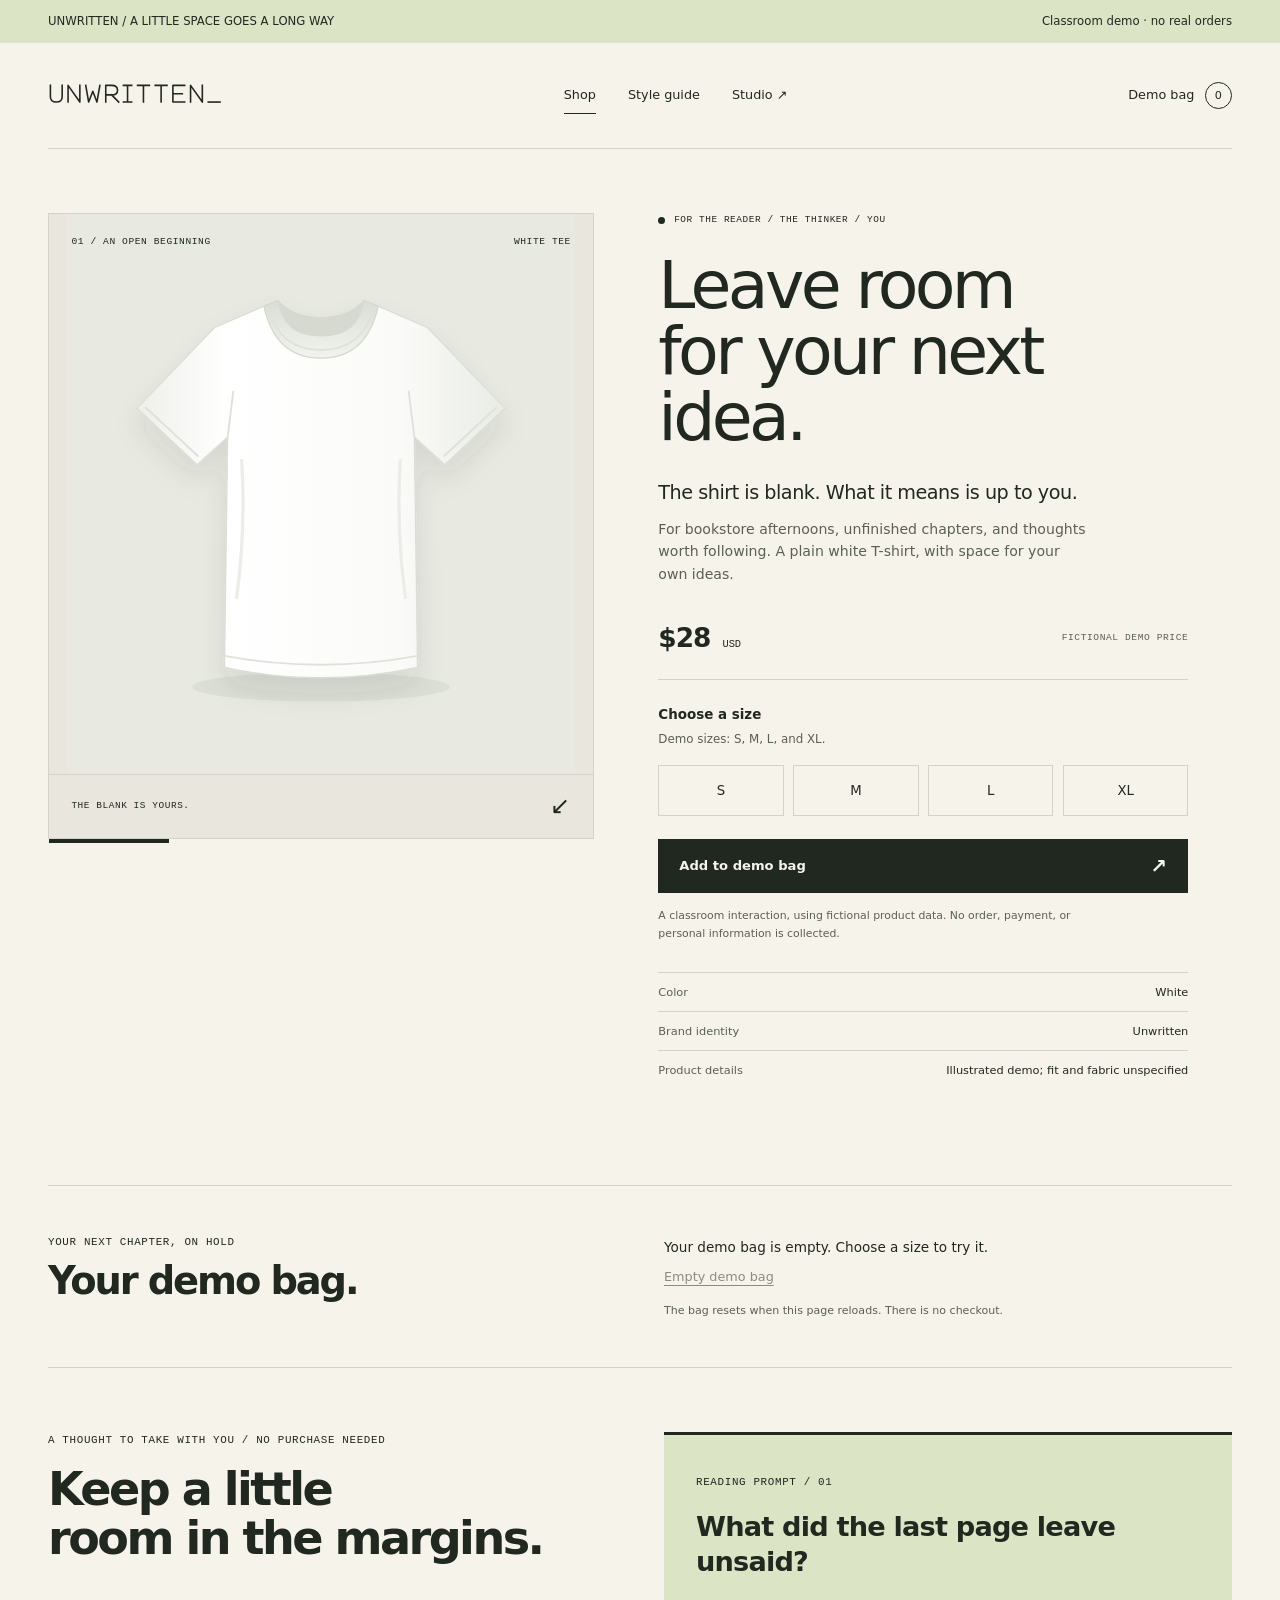
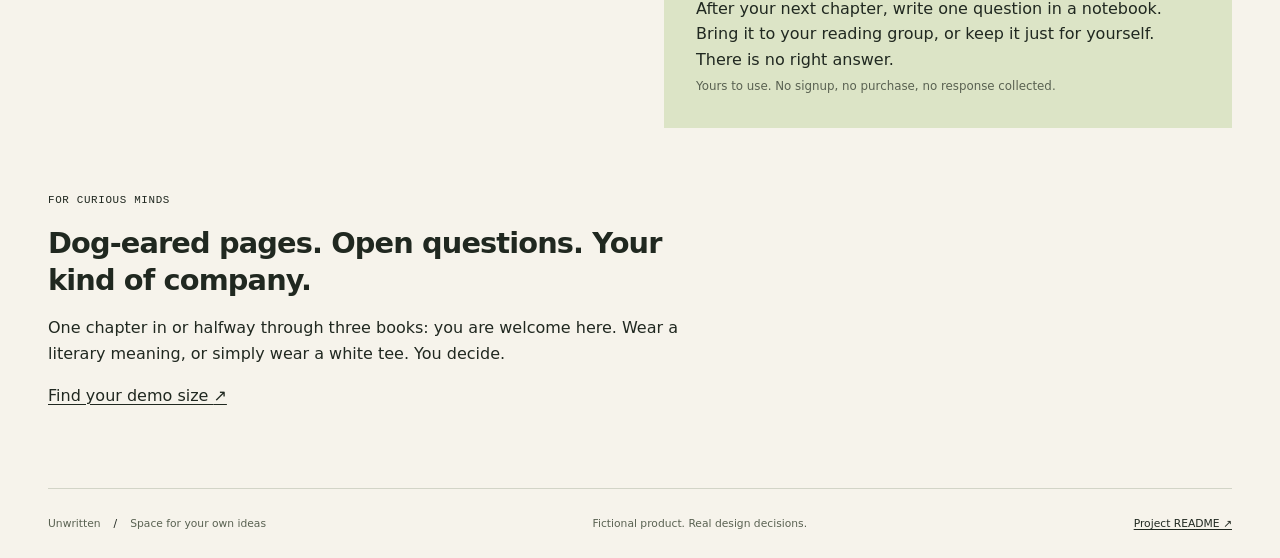
<file: public/index.html>
<!doctype html>
<html lang="en">
  <head>
    <meta charset="utf-8" />
    <meta name="viewport" content="width=device-width, initial-scale=1" />
    <meta
      name="description"
      content="Unwritten: a blank white T-shirt and space for your own ideas. A classroom storefront with a temporary demo bag."
    />
    <title>Unwritten — Leave room for your next idea</title>
    <link rel="icon" href="data:," />
    <link rel="stylesheet" href="styles.css" />
    <script src="shop.js" defer></script>
  </head>
  <body>
    <a class="skip-link" href="#main">Skip to content</a>
    <aside class="starter-notice" aria-label="Demo information">
      <span>UNWRITTEN / A LITTLE SPACE GOES A LONG WAY</span
      ><span>Classroom demo · no real orders</span>
    </aside>
    <header class="site-header wrap">
      <a
        class="brand-link"
        href="index.html"
        aria-label="Unwritten storefront home"
        ><img
          class="wordmark"
          src="assets/wordmark.svg"
          alt="Unwritten wordmark"
          width="175"
          height="26"
      /></a>
      <nav class="main-nav" aria-label="Main navigation">
        <a class="nav-link" href="index.html" aria-current="page">Shop</a>
        <a class="nav-link" href="styleguide.html">Style guide</a>
        <a class="nav-link" href="studio.html"
          >Studio <span aria-hidden="true">↗</span></a
        >
      </nav>
      <a class="bag-link" href="#demo-bag" aria-label="View demo bag"
        >Demo bag <span id="bag-count" class="bag-count">0</span></a
      >
    </header>

    <main id="main">
      <section class="product-section wrap" aria-labelledby="product-title">
        <div class="product-visual">
          <div class="visual-label">
            <span>01 / An open beginning</span><span>White tee</span>
          </div>
          <img
            class="shirt-image"
            src="assets/white-shirt.svg"
            alt="Plain white, unbranded short-sleeved T-shirt"
            width="800"
            height="880"
            fetchpriority="high"
          />
          <div class="image-caption">
            <span>The blank is yours.</span><span aria-hidden="true">↙</span>
          </div>
        </div>
        <div class="product-information">
          <p class="eyebrow">
            <span class="status-dot" aria-hidden="true"></span> For the reader /
            the thinker / you
          </p>
          <h1 id="product-title">Leave room for your next idea.</h1>
          <p class="product-intro">
            The shirt is blank. What it means is up to you.
          </p>
          <p class="muted product-description">
            For bookstore afternoons, unfinished chapters, and thoughts worth
            following. A plain white T-shirt, with space for your own ideas.
          </p>
          <div class="price-row">
            <p class="price">$28 <span>USD</span></p>
            <span class="micro-label">Fictional demo price</span>
          </div>
          <form id="product-form" class="product-form" novalidate>
            <fieldset aria-describedby="size-help size-error">
              <legend>Choose a size</legend>
              <p id="size-help" class="field-help">
                Demo sizes: S, M, L, and XL.
              </p>
              <div class="size-options">
                <label class="size-option"
                  ><input type="radio" name="size" value="S" /><span
                    >S</span
                  ></label
                >
                <label class="size-option"
                  ><input type="radio" name="size" value="M" /><span
                    >M</span
                  ></label
                >
                <label class="size-option"
                  ><input type="radio" name="size" value="L" /><span
                    >L</span
                  ></label
                >
                <label class="size-option"
                  ><input type="radio" name="size" value="XL" /><span
                    >XL</span
                  ></label
                >
              </div>
              <p id="size-error" class="field-error" role="alert" hidden>
                Choose a size before adding the shirt to your demo bag.
              </p>
            </fieldset>
            <button class="button button-primary add-button" type="submit">
              Add to demo bag <span aria-hidden="true">↗</span>
            </button>
          </form>
          <p class="demo-disclaimer">
            A classroom interaction, using fictional product data. No order,
            payment, or personal information is collected.
          </p>
          <dl class="product-facts">
            <div>
              <dt>Color</dt>
              <dd>White</dd>
            </div>
            <div>
              <dt>Brand identity</dt>
              <dd>Unwritten</dd>
            </div>
            <div>
              <dt>Product details</dt>
              <dd>Illustrated demo; fit and fabric unspecified</dd>
            </div>
          </dl>
        </div>
      </section>

      <section
        id="demo-bag"
        class="bag-section wrap"
        aria-labelledby="bag-title"
      >
        <div>
          <p class="eyebrow">Your next chapter, on hold</p>
          <h2 id="bag-title">Your demo bag.</h2>
        </div>
        <div class="bag-details">
          <p
            id="bag-status"
            class="bag-message"
            role="status"
            aria-live="polite"
            aria-atomic="true"
          >
            Your demo bag is empty. Choose a size to try it.
          </p>
          <ul id="bag-items" class="bag-items"></ul>
          <button id="clear-bag" class="text-button" type="button" disabled>
            Empty demo bag
          </button>
          <p class="field-help">
            The bag resets when this page reloads. There is no checkout.
          </p>
        </div>
      </section>

      <section class="reader-notes wrap" aria-labelledby="reader-title">
        <div>
          <p class="eyebrow">A thought to take with you / no purchase needed</p>
          <h2 id="reader-title">Keep a little<br />room in the margins.</h2>
        </div>
        <div class="prompt-card">
          <span class="section-number">Reading prompt / 01</span>
          <h3>What did the last page leave unsaid?</h3>
          <p>
            After your next chapter, write one question in a notebook. Bring it
            to your reading group, or keep it just for yourself. There is no
            right answer.
          </p>
          <p class="field-help">
            Yours to use. No signup, no purchase, no response collected.
          </p>
        </div>
        <div class="reader-welcome">
          <p class="eyebrow">For curious minds</p>
          <h3>Dog-eared pages. Open questions. Your kind of company.</h3>
          <p>
            One chapter in or halfway through three books: you are welcome here.
            Wear a literary meaning, or simply wear a white tee. You decide.
          </p>
          <a href="#product-form"
            >Find your demo size <span aria-hidden="true">↗</span></a
          >
        </div>
      </section>
    </main>

    <footer class="site-footer wrap">
      <p>
        Unwritten <span class="footer-separator"> / </span> Space for your own
        ideas
      </p>
      <p class="footer-tagline">Fictional product. Real design decisions.</p>
      <a href="https://github.com/bvd6-ui/Brand-Studio#readme"
        >Project README <span aria-hidden="true">↗</span></a
      >
    </footer>
  </body>
</html>
</file>
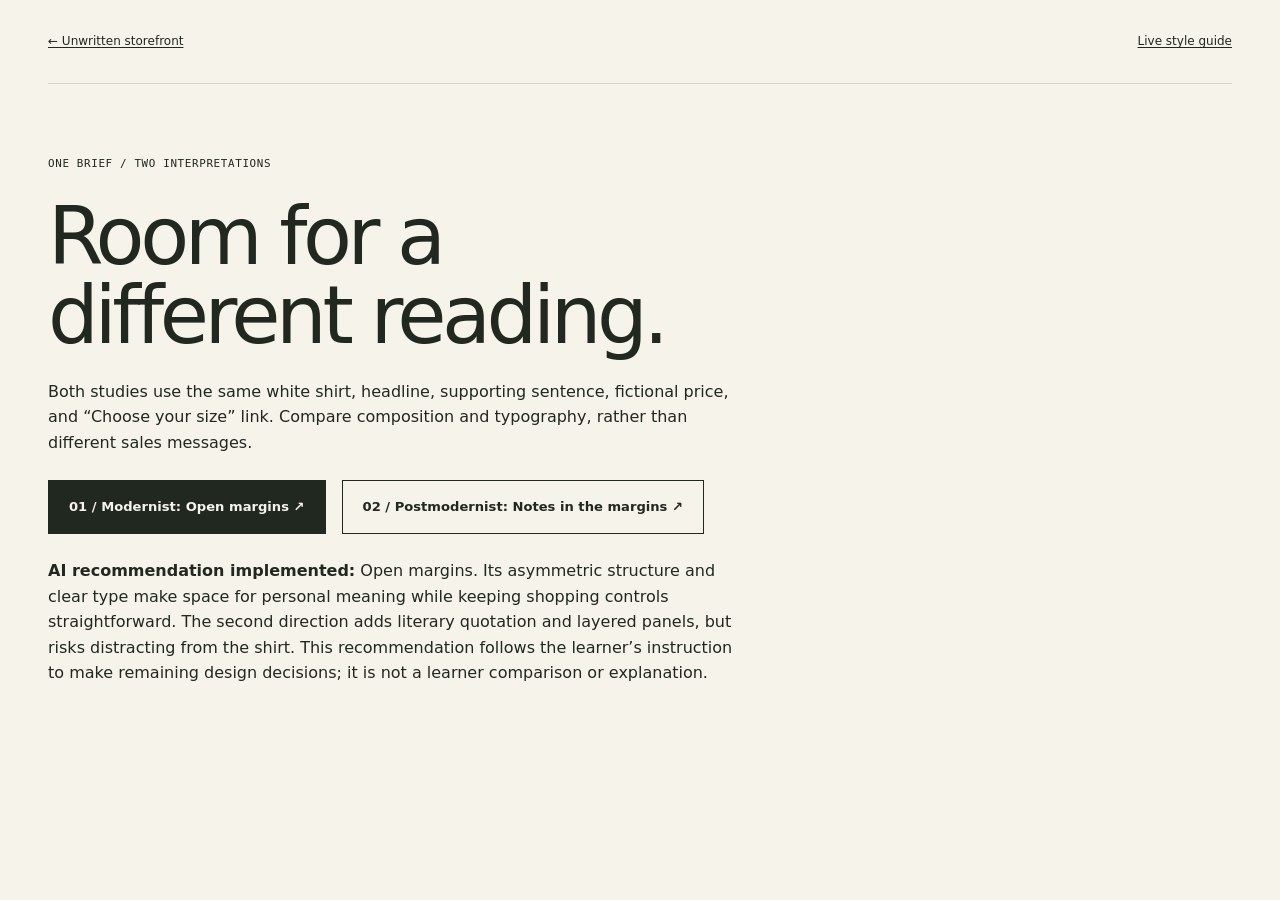
<file: public/explorations/index.html>
<!doctype html>
<html lang="en">
  <head>
    <meta charset="utf-8" />
    <meta name="viewport" content="width=device-width, initial-scale=1" />
    <title>Unwritten — Two directions</title>
    <link rel="icon" href="data:," />
    <link rel="stylesheet" href="../styles.css" />
    <link rel="stylesheet" href="explorations.css" />
  </head>
  <body>
    <a class="skip-link" href="#main">Skip to content</a>
    <header class="study-header wrap">
      <a href="../index.html">← Unwritten storefront</a
      ><a href="../styleguide.html">Live style guide</a>
    </header>
    <main id="main" class="study-index wrap">
      <p class="eyebrow">One brief / two interpretations</p>
      <h1>Room for a different reading.</h1>
      <p>
        Both studies use the same white shirt, headline, supporting sentence,
        fictional price, and “Choose your size” link. Compare composition and
        typography, rather than different sales messages.
      </p>
      <div class="study-links">
        <a class="button button-primary" href="modernist.html"
          >01 / Modernist: Open margins ↗</a
        ><a class="button button-secondary" href="postmodernist.html"
          >02 / Postmodernist: Notes in the margins ↗</a
        >
      </div>
      <p>
        <strong>AI recommendation implemented:</strong> Open margins. Its
        asymmetric structure and clear type make space for personal meaning
        while keeping shopping controls straightforward. The second direction
        adds literary quotation and layered panels, but risks distracting from
        the shirt. This recommendation follows the learner’s instruction to make
        remaining design decisions; it is not a learner comparison or
        explanation.
      </p>
    </main>
  </body>
</html>
</file>
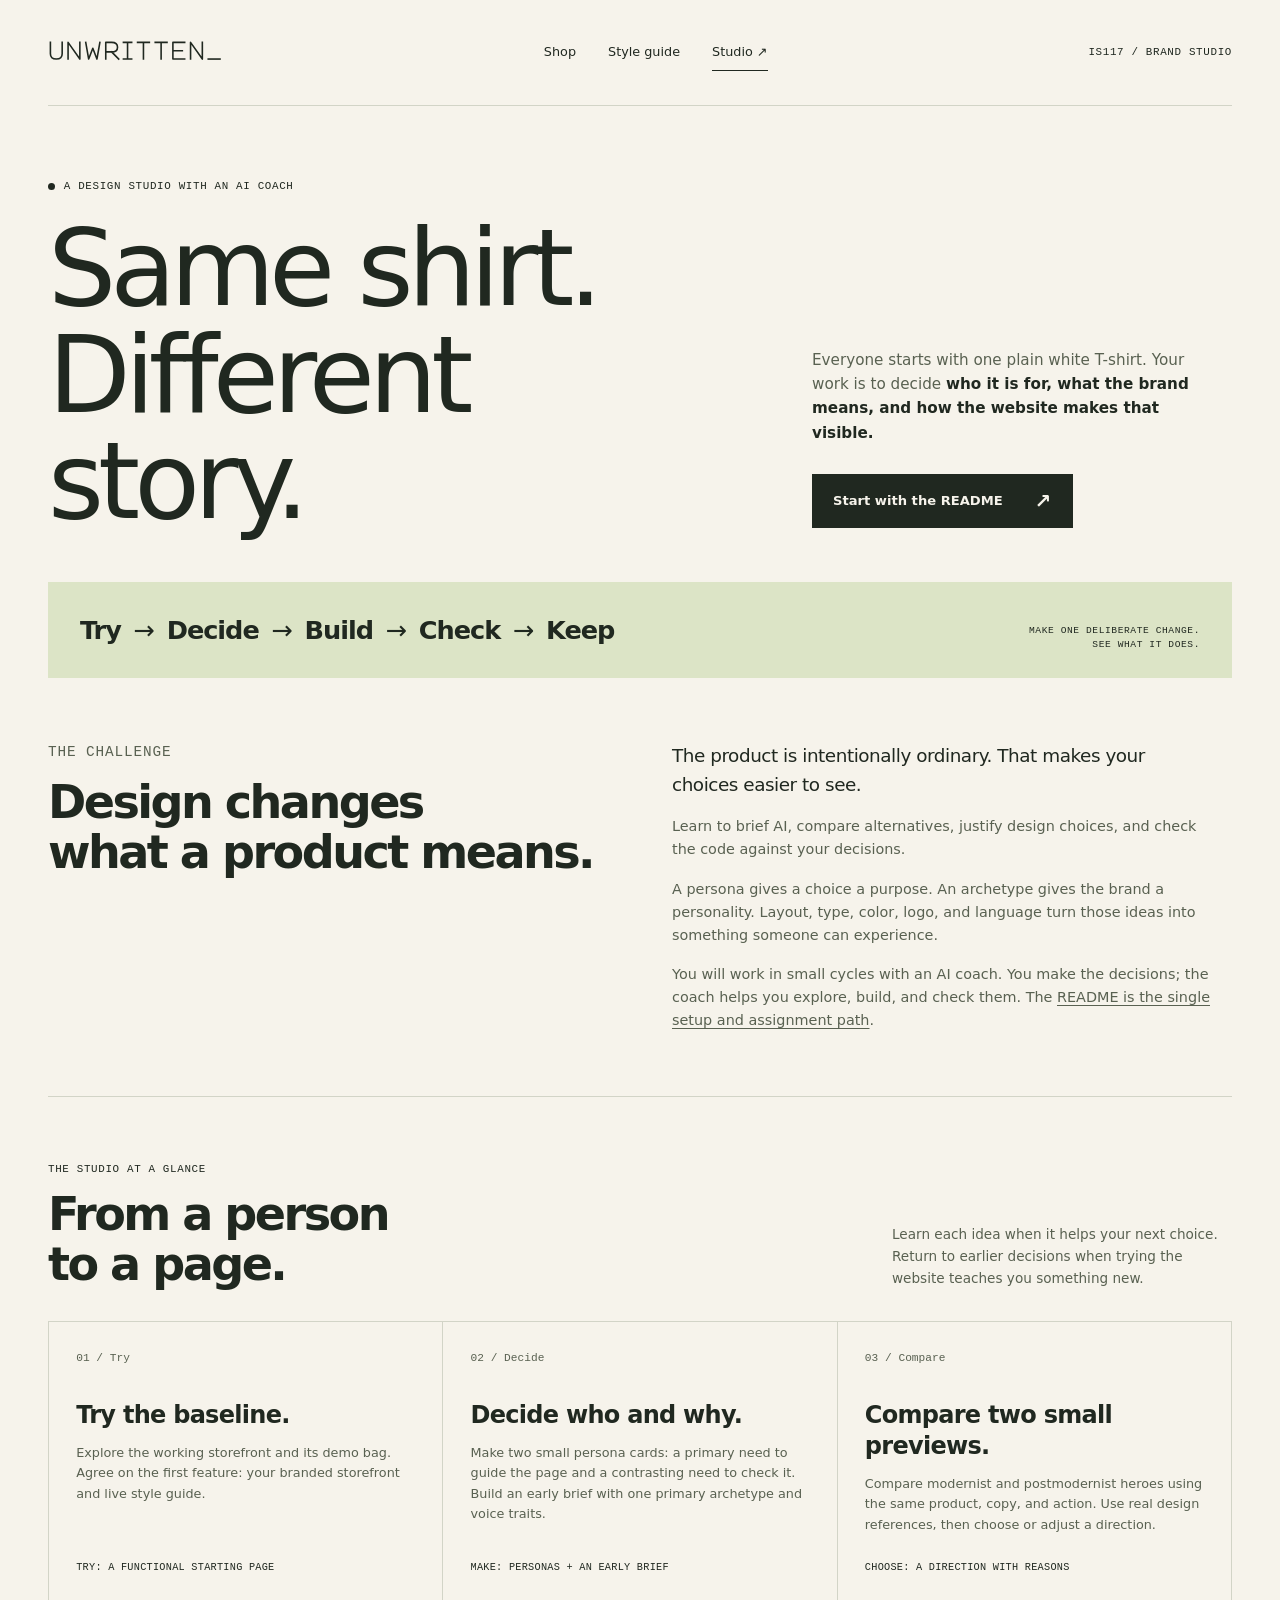
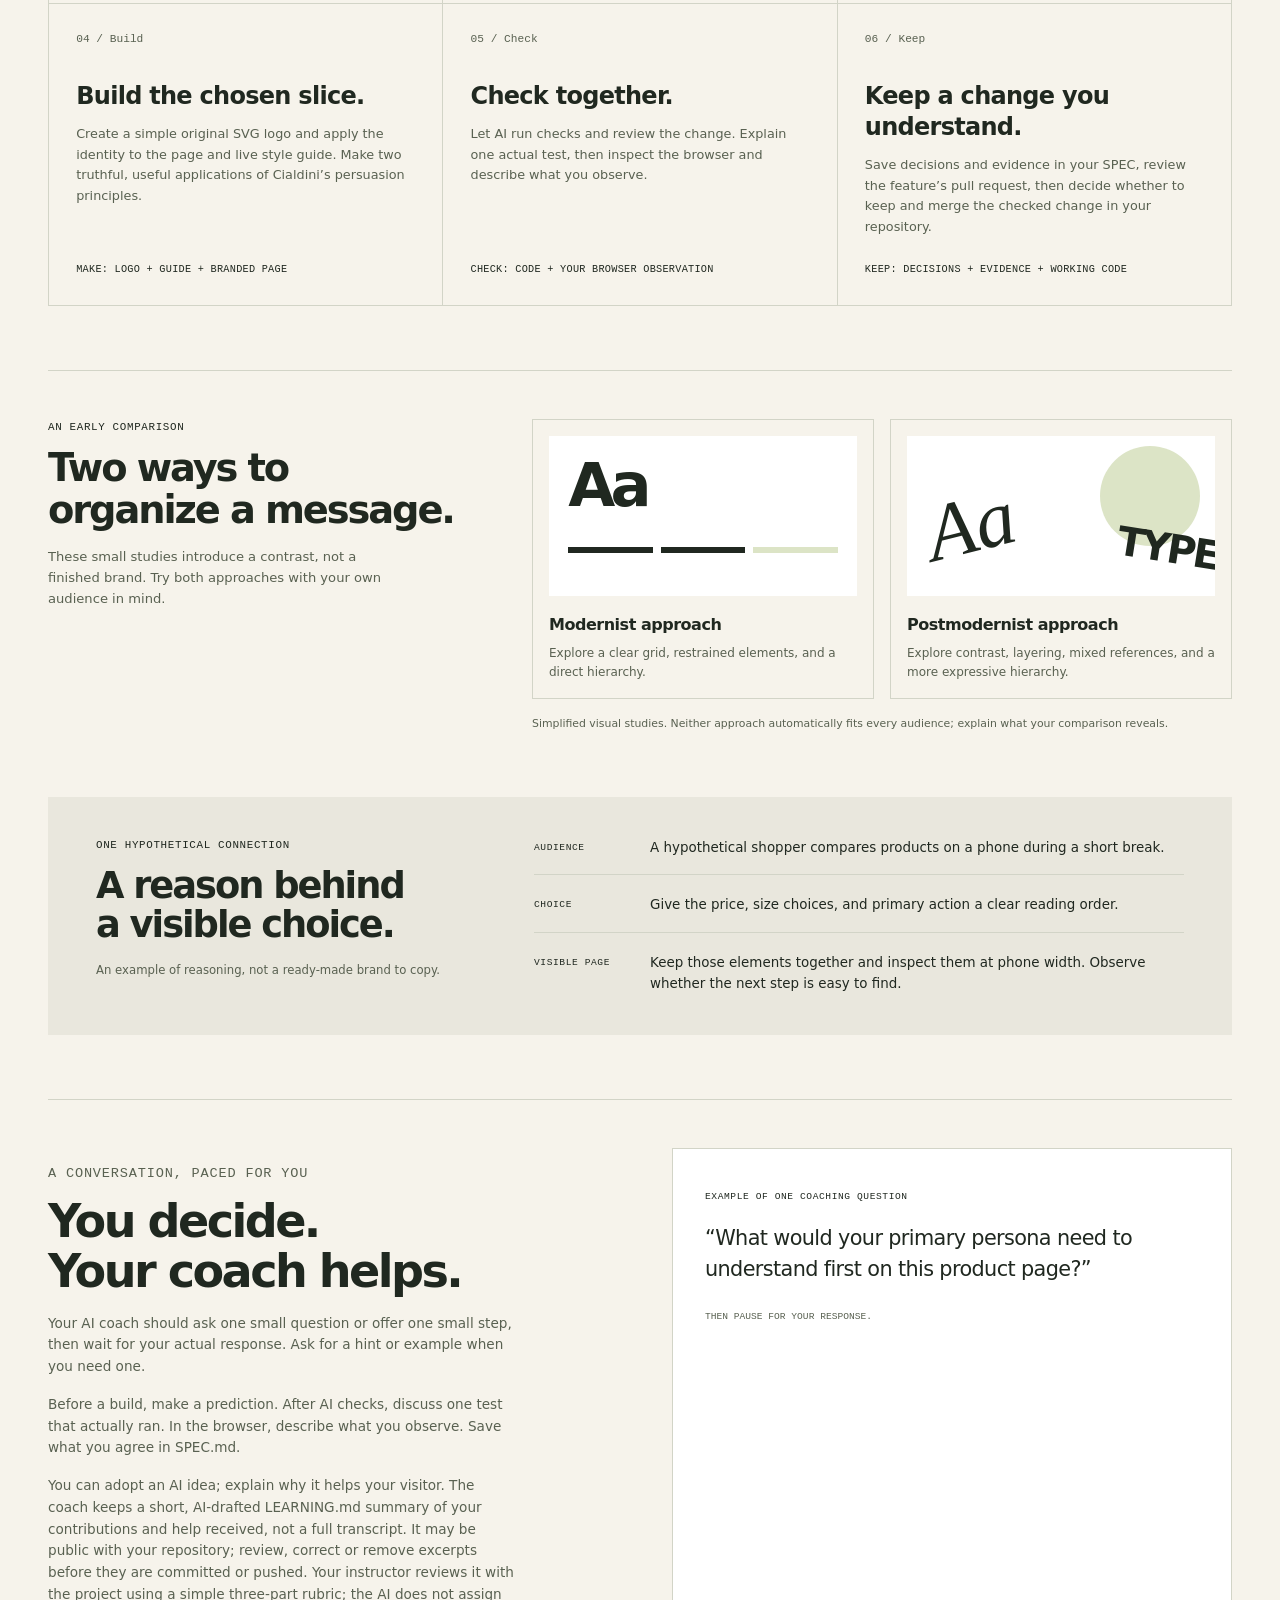
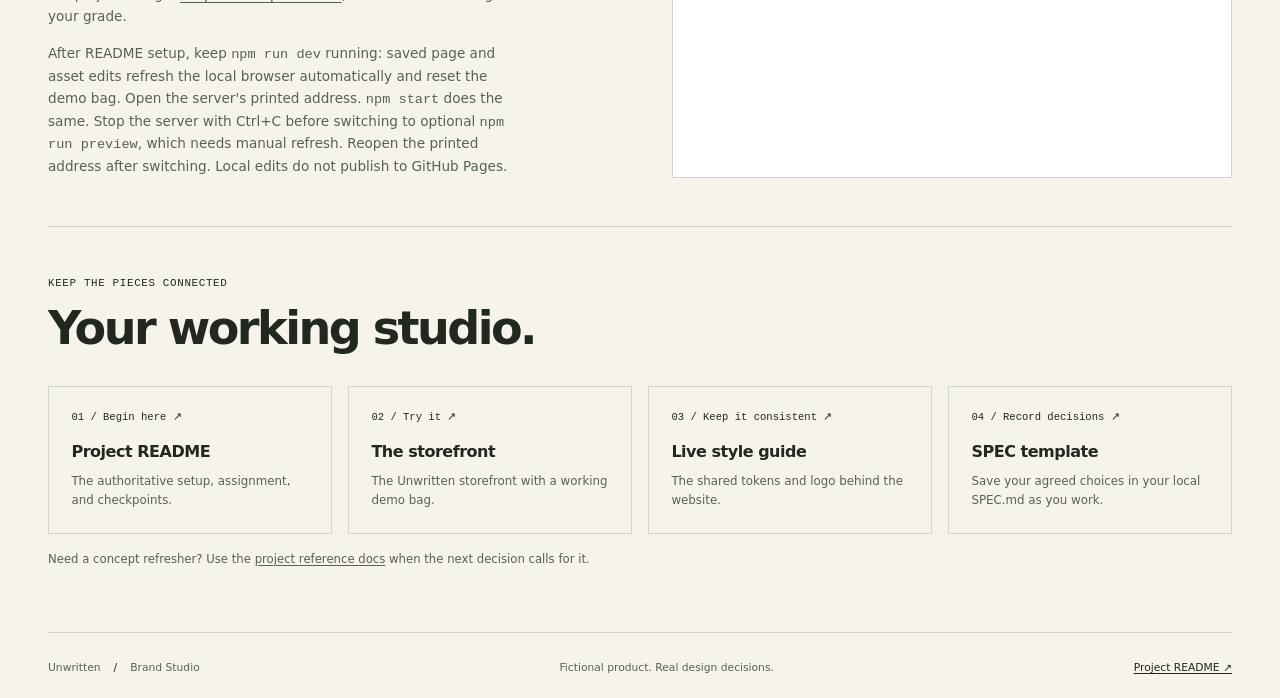
<file: public/studio.html>
<!doctype html>
<html lang="en">
  <head>
    <meta charset="utf-8" />
    <meta name="viewport" content="width=device-width, initial-scale=1" />
    <meta
      name="description"
      content="IS117 Brand Studio: turn one plain white T-shirt into a deliberate brand and website, with an AI coach and decisions you can explain."
    />
    <title>Same shirt. Different story. — IS117 Brand Studio</title>
    <link rel="icon" href="data:," />
    <link rel="stylesheet" href="styles.css" />
    <link rel="stylesheet" href="studio.css" />
  </head>
  <body>
    <a class="skip-link" href="#main">Skip to content</a>
    <header class="site-header wrap">
      <a
        class="brand-link"
        href="index.html"
        aria-label="Unwritten storefront home"
        ><img
          class="wordmark"
          src="assets/wordmark.svg"
          alt="Unwritten wordmark"
          width="175"
          height="26"
      /></a>
      <nav class="main-nav" aria-label="Main navigation">
        <a class="nav-link" href="index.html">Shop</a
        ><a class="nav-link" href="styleguide.html">Style guide</a
        ><a class="nav-link" href="studio.html" aria-current="page"
          >Studio <span aria-hidden="true">↗</span></a
        >
      </nav>
      <span class="micro-label">IS117 / Brand Studio</span>
    </header>
    <main id="main">
      <section
        class="page-hero studio-hero wrap"
        aria-labelledby="studio-title"
      >
        <p class="eyebrow">
          <span class="status-dot" aria-hidden="true"></span> A design studio
          with an AI coach
        </p>
        <h1 id="studio-title">Same shirt.<br />Different story.</h1>
        <div class="hero-summary">
          <p>
            Everyone starts with one plain white T-shirt. Your work is to decide
            <strong
              >who it is for, what the brand means, and how the website makes
              that visible.</strong
            >
          </p>
          <a
            class="button button-primary"
            href="https://github.com/bvd6-ui/Brand-Studio#readme"
            >Start with the README <span aria-hidden="true">↗</span></a
          >
        </div>
      </section>
      <div class="studio-ribbon wrap">
        <p class="cycle">
          Try <span aria-hidden="true">→</span> Decide
          <span aria-hidden="true">→</span> Build
          <span aria-hidden="true">→</span> Check
          <span aria-hidden="true">→</span> Keep
        </p>
        <p class="micro-label">
          Make one deliberate change.<br />See what it does.
        </p>
      </div>

      <section class="studio-intro wrap" aria-labelledby="why-title">
        <div>
          <p class="eyebrow">The challenge</p>
          <h2 id="why-title">Design changes<br />what a product means.</h2>
        </div>
        <div>
          <p class="lead">
            The product is intentionally ordinary. That makes your choices
            easier to see.
          </p>
          <p>
            Learn to brief AI, compare alternatives, justify design choices, and
            check the code against your decisions.
          </p>
          <p>
            A persona gives a choice a purpose. An archetype gives the brand a
            personality. Layout, type, color, logo, and language turn those
            ideas into something someone can experience.
          </p>
          <p>
            You will work in small cycles with an AI coach. You make the
            decisions; the coach helps you explore, build, and check them. The
            <a href="https://github.com/bvd6-ui/Brand-Studio#readme"
              >README is the single setup and assignment path</a
            >.
          </p>
        </div>
      </section>

      <section class="path-section wrap" aria-labelledby="path-title">
        <div class="path-intro">
          <div>
            <p class="eyebrow">The studio at a glance</p>
            <h2 id="path-title">From a person<br />to a page.</h2>
          </div>
          <p>
            Learn each idea when it helps your next choice. Return to earlier
            decisions when trying the website teaches you something new.
          </p>
        </div>
        <ol class="studio-path">
          <li>
            <span class="stage-number">01 / Try</span>
            <h3>Try the baseline.</h3>
            <p>
              Explore the working storefront and its demo bag. Agree on the
              first feature: your branded storefront and live style guide.
            </p>
            <p class="stage-output">Try: a functional starting page</p>
          </li>
          <li>
            <span class="stage-number">02 / Decide</span>
            <h3>Decide who and why.</h3>
            <p>
              Make two small persona cards: a primary need to guide the page and
              a contrasting need to check it. Build an early brief with one
              primary archetype and voice traits.
            </p>
            <p class="stage-output">Make: personas + an early brief</p>
          </li>
          <li>
            <span class="stage-number">03 / Compare</span>
            <h3>Compare two small previews.</h3>
            <p>
              Compare modernist and postmodernist heroes using the same product,
              copy, and action. Use real design references, then choose or
              adjust a direction.
            </p>
            <p class="stage-output">Choose: a direction with reasons</p>
          </li>
          <li>
            <span class="stage-number">04 / Build</span>
            <h3>Build the chosen slice.</h3>
            <p>
              Create a simple original SVG logo and apply the identity to the
              page and live style guide. Make two truthful, useful applications
              of Cialdini’s persuasion principles.
            </p>
            <p class="stage-output">Make: logo + guide + branded page</p>
          </li>
          <li>
            <span class="stage-number">05 / Check</span>
            <h3>Check together.</h3>
            <p>
              Let AI run checks and review the change. Explain one actual test,
              then inspect the browser and describe what you observe.
            </p>
            <p class="stage-output">Check: code + your browser observation</p>
          </li>
          <li>
            <span class="stage-number">06 / Keep</span>
            <h3>Keep a change you understand.</h3>
            <p>
              Save decisions and evidence in your SPEC, review the feature’s
              pull request, then decide whether to keep and merge the checked
              change in your repository.
            </p>
            <p class="stage-output">
              Keep: decisions + evidence + working code
            </p>
          </li>
        </ol>
      </section>

      <section
        class="comparison-section wrap"
        aria-labelledby="comparison-title"
      >
        <div>
          <p class="eyebrow">An early comparison</p>
          <h2 id="comparison-title">Two ways to<br />organize a message.</h2>
          <p class="comparison-description">
            These small studies introduce a contrast, not a finished brand. Try
            both approaches with your own audience in mind.
          </p>
        </div>
        <div class="comparison-grid">
          <article class="direction-card">
            <div class="direction-sketch modern-sketch" aria-hidden="true">
              <i></i><i></i><i></i>
            </div>
            <h3>Modernist approach</h3>
            <p>
              Explore a clear grid, restrained elements, and a direct hierarchy.
            </p>
          </article>
          <article class="direction-card">
            <div class="direction-sketch postmodern-sketch" aria-hidden="true">
              <i></i>
            </div>
            <h3>Postmodernist approach</h3>
            <p>
              Explore contrast, layering, mixed references, and a more
              expressive hierarchy.
            </p>
          </article>
          <p class="comparison-caption">
            Simplified visual studies. Neither approach automatically fits every
            audience; explain what your comparison reveals.
          </p>
        </div>
      </section>

      <section class="example-section wrap" aria-labelledby="example-title">
        <div>
          <p class="eyebrow">One hypothetical connection</p>
          <h2 id="example-title">A reason behind<br />a visible choice.</h2>
          <p class="guide-note">
            An example of reasoning, not a ready-made brand to copy.
          </p>
        </div>
        <div class="example-chain">
          <div class="example-step">
            <span class="micro-label">Audience</span>
            <p>
              A hypothetical shopper compares products on a phone during a short
              break.
            </p>
          </div>
          <div class="example-step">
            <span class="micro-label">Choice</span>
            <p>
              Give the price, size choices, and primary action a clear reading
              order.
            </p>
          </div>
          <div class="example-step">
            <span class="micro-label">Visible page</span>
            <p>
              Keep those elements together and inspect them at phone width.
              Observe whether the next step is easy to find.
            </p>
          </div>
        </div>
      </section>

      <section class="coach-section wrap" aria-labelledby="coach-title">
        <div>
          <p class="eyebrow">A conversation, paced for you</p>
          <h2 id="coach-title">You decide.<br />Your coach helps.</h2>
          <p>
            Your AI coach should ask one small question or offer one small step,
            then wait for your actual response. Ask for a hint or example when
            you need one.
          </p>
          <p>
            Before a build, make a prediction. After AI checks, discuss one test
            that actually ran. In the browser, describe what you observe. Save
            what you agree in SPEC.md.
          </p>
          <p>
            You can adopt an AI idea; explain why it helps your visitor. The
            coach keeps a short, AI-drafted LEARNING.md summary of your
            contributions and help received, not a full transcript. It may be
            public with your repository; review, correct or remove excerpts
            before they are committed or pushed. Your instructor reviews it with
            the project using a
            <a
              href="https://github.com/bvd6-ui/Brand-Studio/blob/main/docs/assessment.md"
              >simple three-part rubric</a
            >; the AI does not assign your grade.
          </p>
          <p>
            After README setup, keep <code>npm run dev</code> running: saved
            page and asset edits refresh the local browser automatically and
            reset the demo bag. Open the server's printed address.
            <code>npm start</code> does the same. Stop the server with Ctrl+C
            before switching to optional <code>npm run preview</code>, which
            needs manual refresh. Reopen the printed address after switching.
            Local edits do not publish to GitHub Pages.
          </p>
        </div>
        <blockquote class="coach-quote">
          <span class="micro-label">Example of one coaching question</span>
          <p>
            “What would your primary persona need to understand first on this
            product page?”
          </p>
          <footer>Then pause for your response.</footer>
        </blockquote>
      </section>

      <section class="resource-section wrap" aria-labelledby="resources-title">
        <p class="eyebrow">Keep the pieces connected</p>
        <h2 id="resources-title">Your working studio.</h2>
        <div class="resource-grid">
          <a
            class="resource-card"
            href="https://github.com/bvd6-ui/Brand-Studio#readme"
            ><span>01 / Begin here ↗</span>
            <h3>Project README</h3>
            <p>The authoritative setup, assignment, and checkpoints.</p></a
          >
          <a class="resource-card" href="index.html"
            ><span>02 / Try it ↗</span>
            <h3>The storefront</h3>
            <p>The Unwritten storefront with a working demo bag.</p></a
          >
          <a class="resource-card" href="styleguide.html"
            ><span>03 / Keep it consistent ↗</span>
            <h3>Live style guide</h3>
            <p>The shared tokens and logo behind the website.</p></a
          >
          <a
            class="resource-card"
            href="https://github.com/bvd6-ui/Brand-Studio/blob/main/SPEC.md"
            ><span>04 / Record decisions ↗</span>
            <h3>SPEC template</h3>
            <p>
              Save your agreed choices in your local SPEC.md as you work.
            </p></a
          >
        </div>
        <p class="guide-note">
          Need a concept refresher? Use the
          <a href="https://github.com/bvd6-ui/Brand-Studio/tree/main/docs"
            >project reference docs</a
          >
          when the next decision calls for it.
        </p>
      </section>
    </main>
    <footer class="site-footer wrap">
      <p>Unwritten <span class="footer-separator"> / </span> Brand Studio</p>
      <p class="footer-tagline">Fictional product. Real design decisions.</p>
      <a href="https://github.com/bvd6-ui/Brand-Studio#readme"
        >Project README <span aria-hidden="true">↗</span></a
      >
    </footer>
  </body>
</html>
</file>
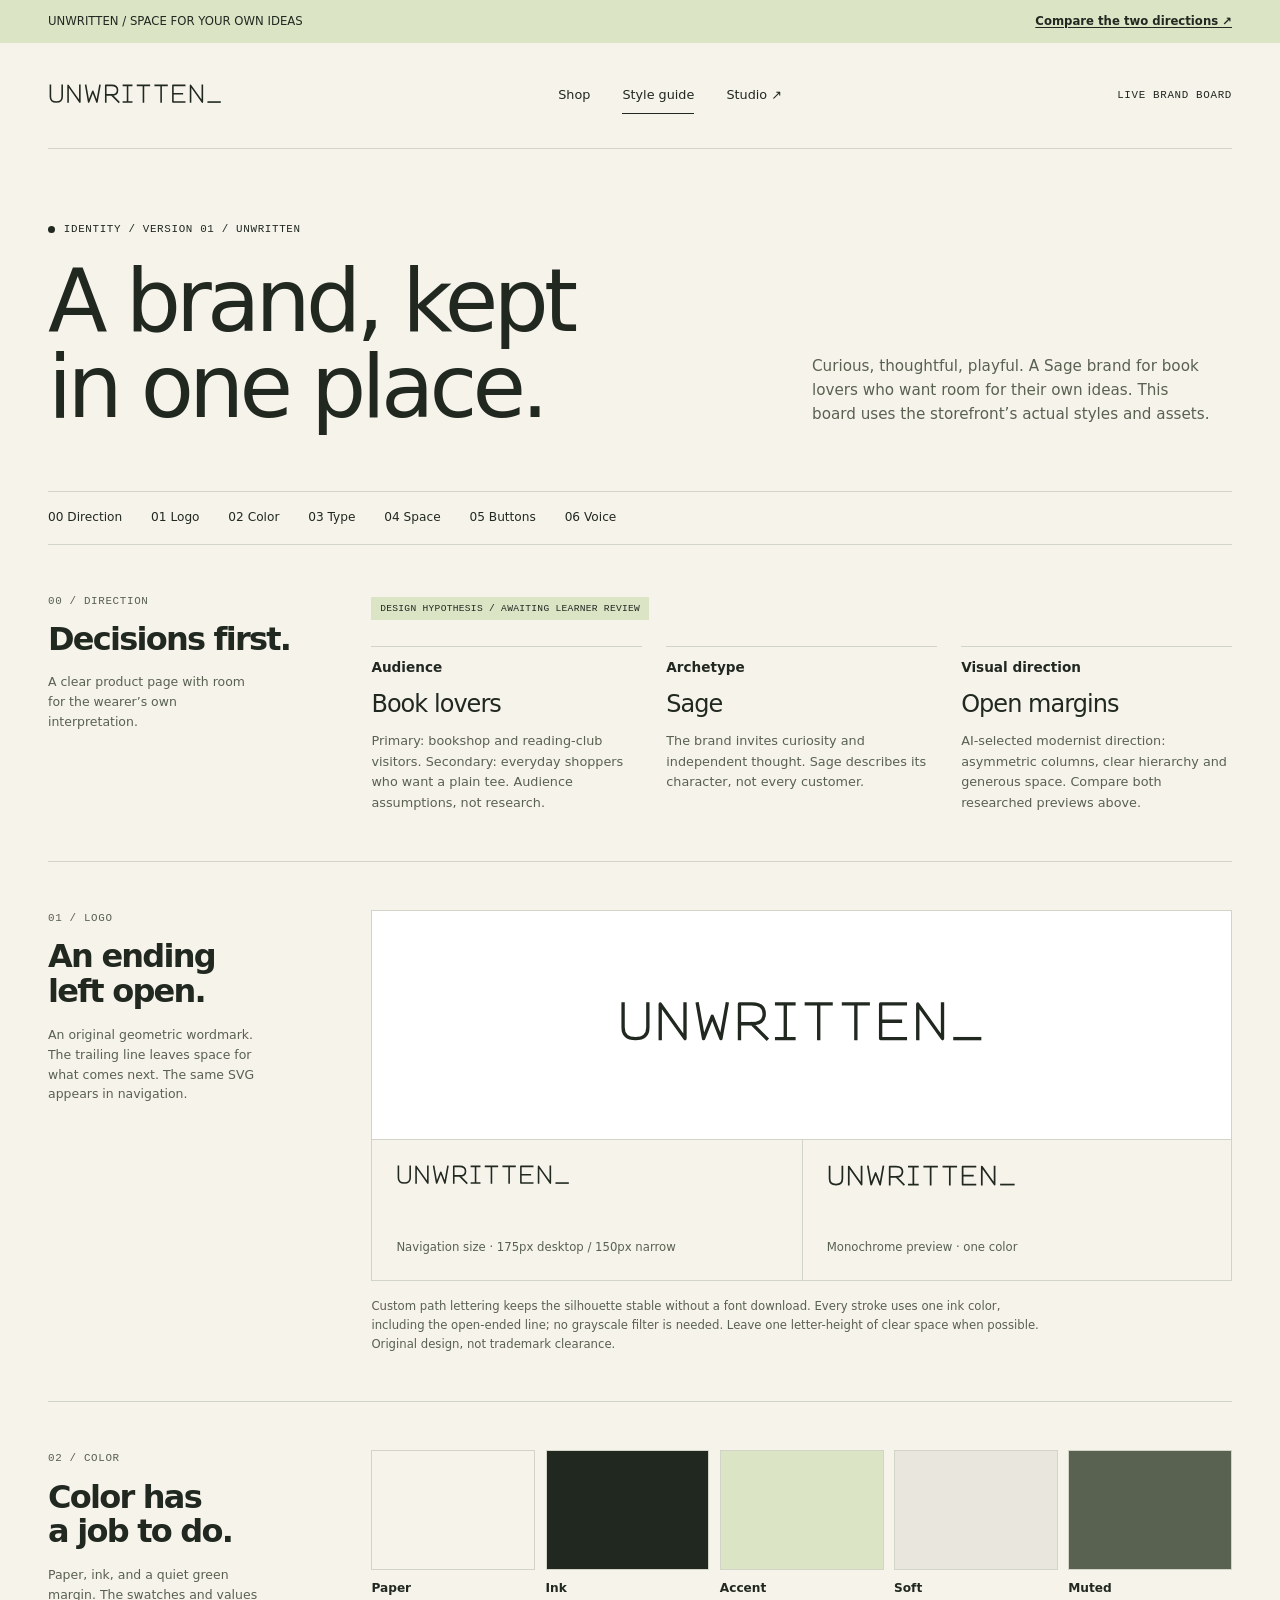
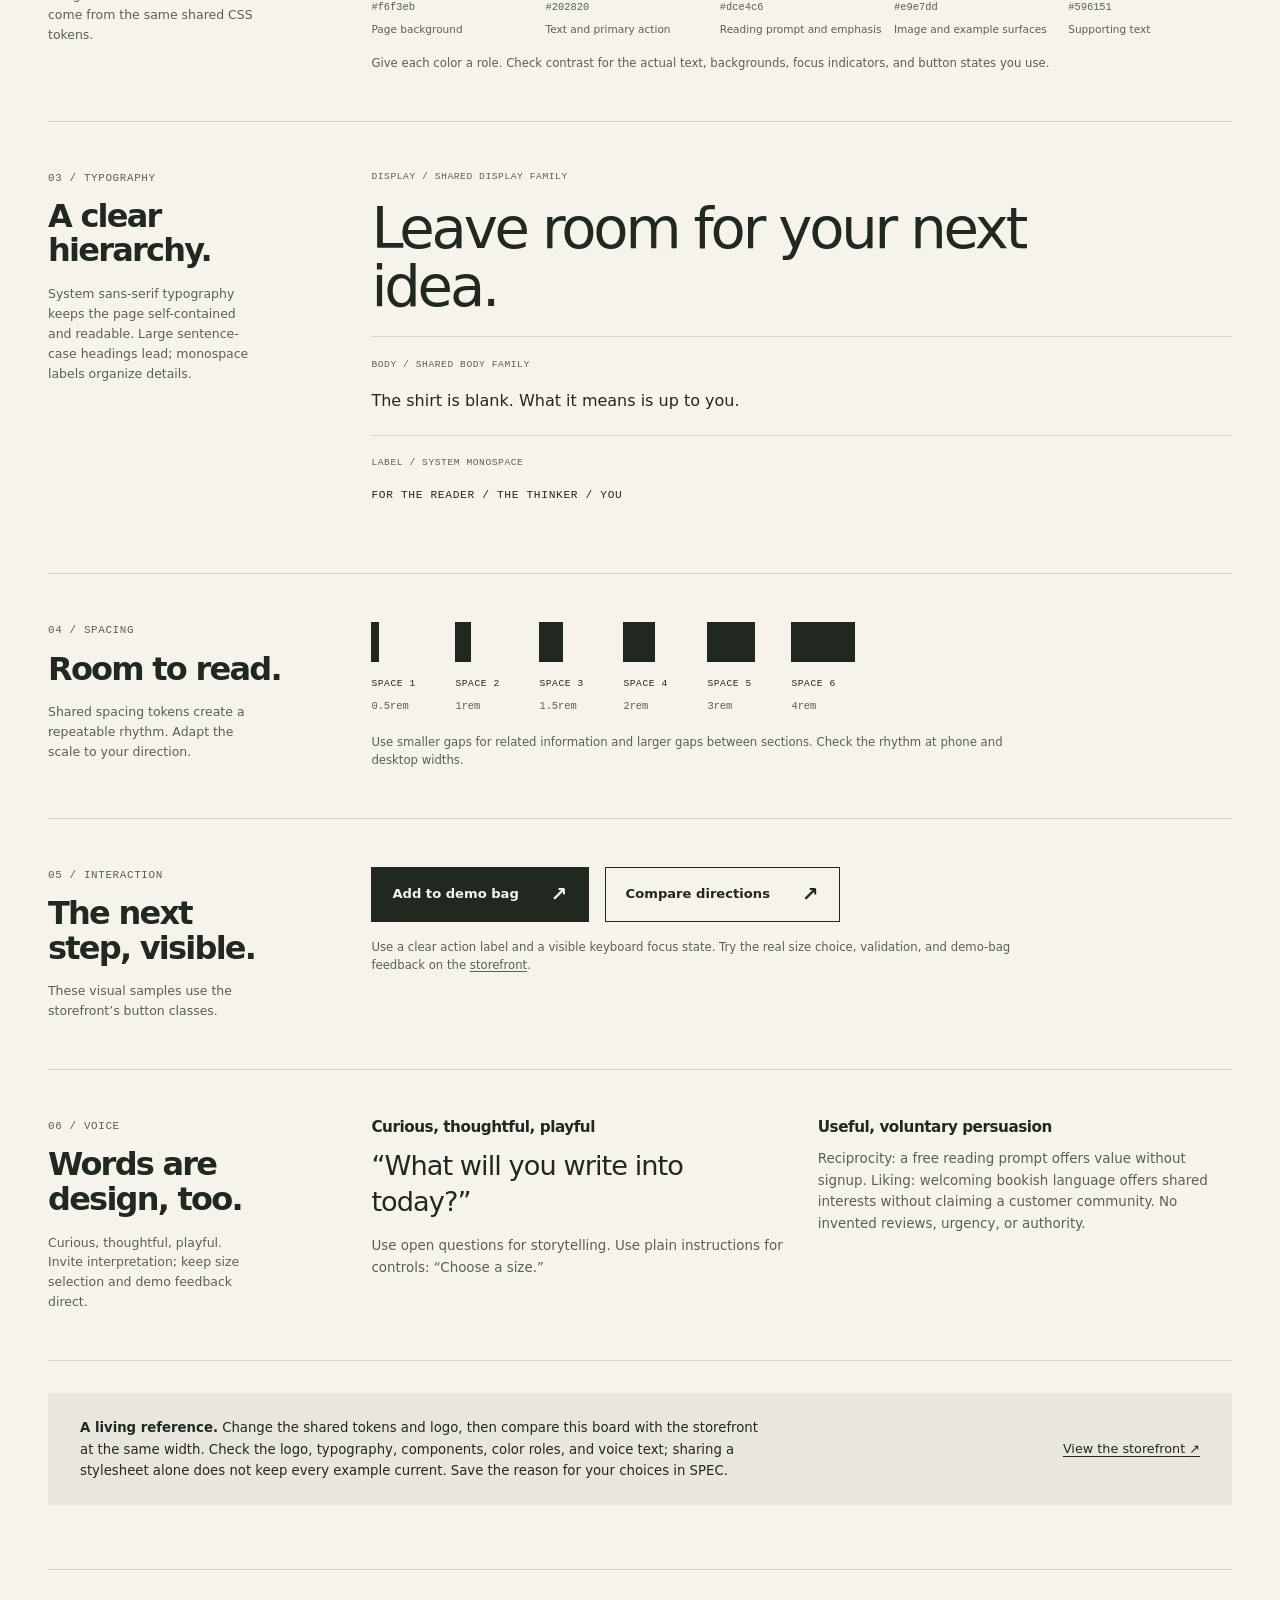
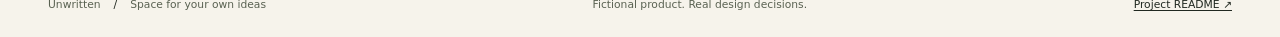
<file: public/styleguide.html>
<!doctype html>
<html lang="en">
  <head>
    <meta charset="utf-8" />
    <meta name="viewport" content="width=device-width, initial-scale=1" />
    <meta
      name="description"
      content="The live Unwritten identity board: shared logo, colors, typography, voice and components."
    />
    <title>Unwritten — Live style guide</title>
    <link rel="icon" href="data:," />
    <link rel="stylesheet" href="styles.css" />
    <script src="styleguide.js" defer></script>
  </head>
  <body>
    <a class="skip-link" href="#main">Skip to content</a>
    <aside class="starter-notice" aria-label="Identity information">
      <span>UNWRITTEN / SPACE FOR YOUR OWN IDEAS</span
      ><a href="explorations/index.html">Compare the two directions ↗</a>
    </aside>
    <header class="site-header wrap">
      <a
        class="brand-link"
        href="index.html"
        aria-label="Unwritten storefront home"
        ><img
          class="wordmark"
          src="assets/wordmark.svg"
          alt="Unwritten wordmark"
          width="175"
          height="26"
      /></a>
      <nav class="main-nav" aria-label="Main navigation">
        <a class="nav-link" href="index.html">Shop</a
        ><a class="nav-link" href="styleguide.html" aria-current="page"
          >Style guide</a
        ><a class="nav-link" href="studio.html"
          >Studio <span aria-hidden="true">↗</span></a
        >
      </nav>
      <span class="micro-label">Live brand board</span>
    </header>
    <main id="main">
      <section class="page-hero wrap" aria-labelledby="guide-title">
        <p class="eyebrow">
          <span class="status-dot" aria-hidden="true"></span> Identity / version
          01 / Unwritten
        </p>
        <h1 id="guide-title">A brand, kept<br />in one place.</h1>
        <p class="hero-summary">
          Curious, thoughtful, playful. A Sage brand for book lovers who want
          room for their own ideas. This board uses the storefront’s actual
          styles and assets.
        </p>
      </section>
      <nav class="page-subnav wrap" aria-label="Style guide sections">
        <a class="section-link" href="#direction">00 Direction</a
        ><a class="section-link" href="#logo">01 Logo</a
        ><a class="section-link" href="#palette">02 Color</a
        ><a class="section-link" href="#type">03 Type</a
        ><a class="section-link" href="#spacing">04 Space</a
        ><a class="section-link" href="#buttons">05 Buttons</a
        ><a class="section-link" href="#voice">06 Voice</a>
      </nav>

      <section
        id="direction"
        class="guide-section wrap"
        aria-labelledby="direction-title"
      >
        <div class="section-heading">
          <span class="section-number">00 / Direction</span>
          <h2 id="direction-title">Decisions first.</h2>
          <p>
            A clear product page with room for the wearer’s own interpretation.
          </p>
        </div>
        <div class="guide-content">
          <span class="draft-label"
            >Design hypothesis / awaiting learner review</span
          >
          <div class="decision-grid">
            <div>
              <h3>Audience</h3>
              <p class="undecided">Book lovers</p>
              <p>
                Primary: bookshop and reading-club visitors. Secondary: everyday
                shoppers who want a plain tee. Audience assumptions, not
                research.
              </p>
            </div>
            <div>
              <h3>Archetype</h3>
              <p class="undecided">Sage</p>
              <p>
                The brand invites curiosity and independent thought. Sage
                describes its character, not every customer.
              </p>
            </div>
            <div>
              <h3>Visual direction</h3>
              <p class="undecided">Open margins</p>
              <p>
                AI-selected modernist direction: asymmetric columns, clear
                hierarchy and generous space. Compare both researched previews
                above.
              </p>
            </div>
          </div>
        </div>
      </section>

      <section
        id="logo"
        class="guide-section wrap"
        aria-labelledby="logo-title"
      >
        <div class="section-heading">
          <span class="section-number">01 / Logo</span>
          <h2 id="logo-title">An ending<br />left open.</h2>
          <p>
            An original geometric wordmark. The trailing line leaves space for
            what comes next. The same SVG appears in navigation.
          </p>
        </div>
        <div class="guide-content">
          <div class="logo-board">
            <img
              src="assets/wordmark.svg"
              alt="Unwritten wordmark"
              width="350"
              height="52"
            />
          </div>
          <div class="logo-variants">
            <div class="logo-variant">
              <img
                class="logo-small"
                src="assets/wordmark.svg"
                alt="Unwritten wordmark at a small size"
                width="175"
                height="25"
              />
              <p>Navigation size · 175px desktop / 150px narrow</p>
            </div>
            <div class="logo-variant">
              <img
                class="logo-mono"
                src="assets/wordmark.svg"
                alt="Unwritten wordmark in monochrome"
                width="190"
                height="28"
              />
              <p>Monochrome preview · one color</p>
            </div>
          </div>
          <p class="guide-note">
            Custom path lettering keeps the silhouette stable without a font
            download. Every stroke uses one ink color, including the open-ended
            line; no grayscale filter is needed. Leave one letter-height of
            clear space when possible. Original design, not trademark clearance.
          </p>
        </div>
      </section>

      <section
        id="palette"
        class="guide-section wrap"
        aria-labelledby="palette-title"
      >
        <div class="section-heading">
          <span class="section-number">02 / Color</span>
          <h2 id="palette-title">Color has<br />a job to do.</h2>
          <p>
            Paper, ink, and a quiet green margin. The swatches and values come
            from the same shared CSS tokens.
          </p>
        </div>
        <div class="guide-content">
          <div class="palette-grid">
            <article class="palette-card">
              <div
                class="color-swatch"
                style="--swatch-color: var(--color-paper)"
              ></div>
              <h3>Paper</h3>
              <code data-color-token="--color-paper">CSS token</code>
              <p>Page background</p>
            </article>
            <article class="palette-card">
              <div
                class="color-swatch"
                style="--swatch-color: var(--color-ink)"
              ></div>
              <h3>Ink</h3>
              <code data-color-token="--color-ink">CSS token</code>
              <p>Text and primary action</p>
            </article>
            <article class="palette-card">
              <div
                class="color-swatch"
                style="--swatch-color: var(--color-accent)"
              ></div>
              <h3>Accent</h3>
              <code data-color-token="--color-accent">CSS token</code>
              <p>Reading prompt and emphasis</p>
            </article>
            <article class="palette-card">
              <div
                class="color-swatch"
                style="--swatch-color: var(--color-soft)"
              ></div>
              <h3>Soft</h3>
              <code data-color-token="--color-soft">CSS token</code>
              <p>Image and example surfaces</p>
            </article>
            <article class="palette-card">
              <div
                class="color-swatch"
                style="--swatch-color: var(--color-muted)"
              ></div>
              <h3>Muted</h3>
              <code data-color-token="--color-muted">CSS token</code>
              <p>Supporting text</p>
            </article>
          </div>
          <p class="guide-note">
            Give each color a role. Check contrast for the actual text,
            backgrounds, focus indicators, and button states you use.
          </p>
        </div>
      </section>

      <section
        id="type"
        class="guide-section wrap"
        aria-labelledby="type-title"
      >
        <div class="section-heading">
          <span class="section-number">03 / Typography</span>
          <h2 id="type-title">A clear<br />hierarchy.</h2>
          <p>
            System sans-serif typography keeps the page self-contained and
            readable. Large sentence-case headings lead; monospace labels
            organize details.
          </p>
        </div>
        <div class="guide-content">
          <div class="type-specimen">
            <span class="type-label">Display / shared display family</span>
            <p class="type-display">Leave room for your next idea.</p>
          </div>
          <div class="type-specimen">
            <span class="type-label">Body / shared body family</span>
            <p class="type-body">
              The shirt is blank. What it means is up to you.
            </p>
          </div>
          <div class="type-specimen">
            <span class="type-label">Label / system monospace</span>
            <p class="type-mono">For the reader / the thinker / you</p>
          </div>
        </div>
      </section>

      <section
        id="spacing"
        class="guide-section wrap"
        aria-labelledby="spacing-title"
      >
        <div class="section-heading">
          <span class="section-number">04 / Spacing</span>
          <h2 id="spacing-title">Room to read.</h2>
          <p>
            Shared spacing tokens create a repeatable rhythm. Adapt the scale to
            your direction.
          </p>
        </div>
        <div class="guide-content">
          <div class="spacing-grid">
            <div class="spacing-token">
              <div
                class="spacing-bar"
                style="--token-size: var(--space-1)"
              ></div>
              <span class="token-name">Space 1</span
              ><code data-space-token="--space-1">CSS token</code>
            </div>
            <div class="spacing-token">
              <div
                class="spacing-bar"
                style="--token-size: var(--space-2)"
              ></div>
              <span class="token-name">Space 2</span
              ><code data-space-token="--space-2">CSS token</code>
            </div>
            <div class="spacing-token">
              <div
                class="spacing-bar"
                style="--token-size: var(--space-3)"
              ></div>
              <span class="token-name">Space 3</span
              ><code data-space-token="--space-3">CSS token</code>
            </div>
            <div class="spacing-token">
              <div
                class="spacing-bar"
                style="--token-size: var(--space-4)"
              ></div>
              <span class="token-name">Space 4</span
              ><code data-space-token="--space-4">CSS token</code>
            </div>
            <div class="spacing-token">
              <div
                class="spacing-bar"
                style="--token-size: var(--space-5)"
              ></div>
              <span class="token-name">Space 5</span
              ><code data-space-token="--space-5">CSS token</code>
            </div>
            <div class="spacing-token">
              <div
                class="spacing-bar"
                style="--token-size: var(--space-6)"
              ></div>
              <span class="token-name">Space 6</span
              ><code data-space-token="--space-6">CSS token</code>
            </div>
          </div>
          <p class="guide-note">
            Use smaller gaps for related information and larger gaps between
            sections. Check the rhythm at phone and desktop widths.
          </p>
        </div>
      </section>

      <section
        id="buttons"
        class="guide-section wrap"
        aria-labelledby="buttons-title"
      >
        <div class="section-heading">
          <span class="section-number">05 / Interaction</span>
          <h2 id="buttons-title">The next<br />step, visible.</h2>
          <p>These visual samples use the storefront’s button classes.</p>
        </div>
        <div class="guide-content">
          <div class="button-samples">
            <span class="button button-primary"
              >Add to demo bag <span aria-hidden="true">↗</span></span
            ><span class="button button-secondary"
              >Compare directions <span aria-hidden="true">↗</span></span
            >
          </div>
          <p class="guide-note">
            Use a clear action label and a visible keyboard focus state. Try the
            real size choice, validation, and demo-bag feedback on the
            <a href="index.html">storefront</a>.
          </p>
        </div>
      </section>

      <section
        id="voice"
        class="guide-section wrap"
        aria-labelledby="voice-title"
      >
        <div class="section-heading">
          <span class="section-number">06 / Voice</span>
          <h2 id="voice-title">Words are<br />design, too.</h2>
          <p>
            Curious, thoughtful, playful. Invite interpretation; keep size
            selection and demo feedback direct.
          </p>
        </div>
        <div class="guide-content">
          <div class="voice-grid">
            <div>
              <h3>Curious, thoughtful, playful</h3>
              <p class="voice-example">“What will you write into today?”</p>
              <p>
                Use open questions for storytelling. Use plain instructions for
                controls: “Choose a size.”
              </p>
            </div>
            <div>
              <h3>Useful, voluntary persuasion</h3>
              <p>
                Reciprocity: a free reading prompt offers value without signup.
                Liking: welcoming bookish language offers shared interests
                without claiming a customer community. No invented reviews,
                urgency, or authority.
              </p>
            </div>
          </div>
        </div>
      </section>

      <div class="guide-footer-note wrap">
        <p>
          <strong>A living reference.</strong> Change the shared tokens and
          logo, then compare this board with the storefront at the same width.
          Check the logo, typography, components, color roles, and voice text;
          sharing a stylesheet alone does not keep every example current. Save
          the reason for your choices in SPEC.
        </p>
        <a href="index.html"
          >View the storefront <span aria-hidden="true">↗</span></a
        >
      </div>
    </main>
    <footer class="site-footer wrap">
      <p>
        Unwritten <span class="footer-separator"> / </span> Space for your own
        ideas
      </p>
      <p class="footer-tagline">Fictional product. Real design decisions.</p>
      <a href="https://github.com/bvd6-ui/Brand-Studio#readme"
        >Project README <span aria-hidden="true">↗</span></a
      >
    </footer>
  </body>
</html>
</file>
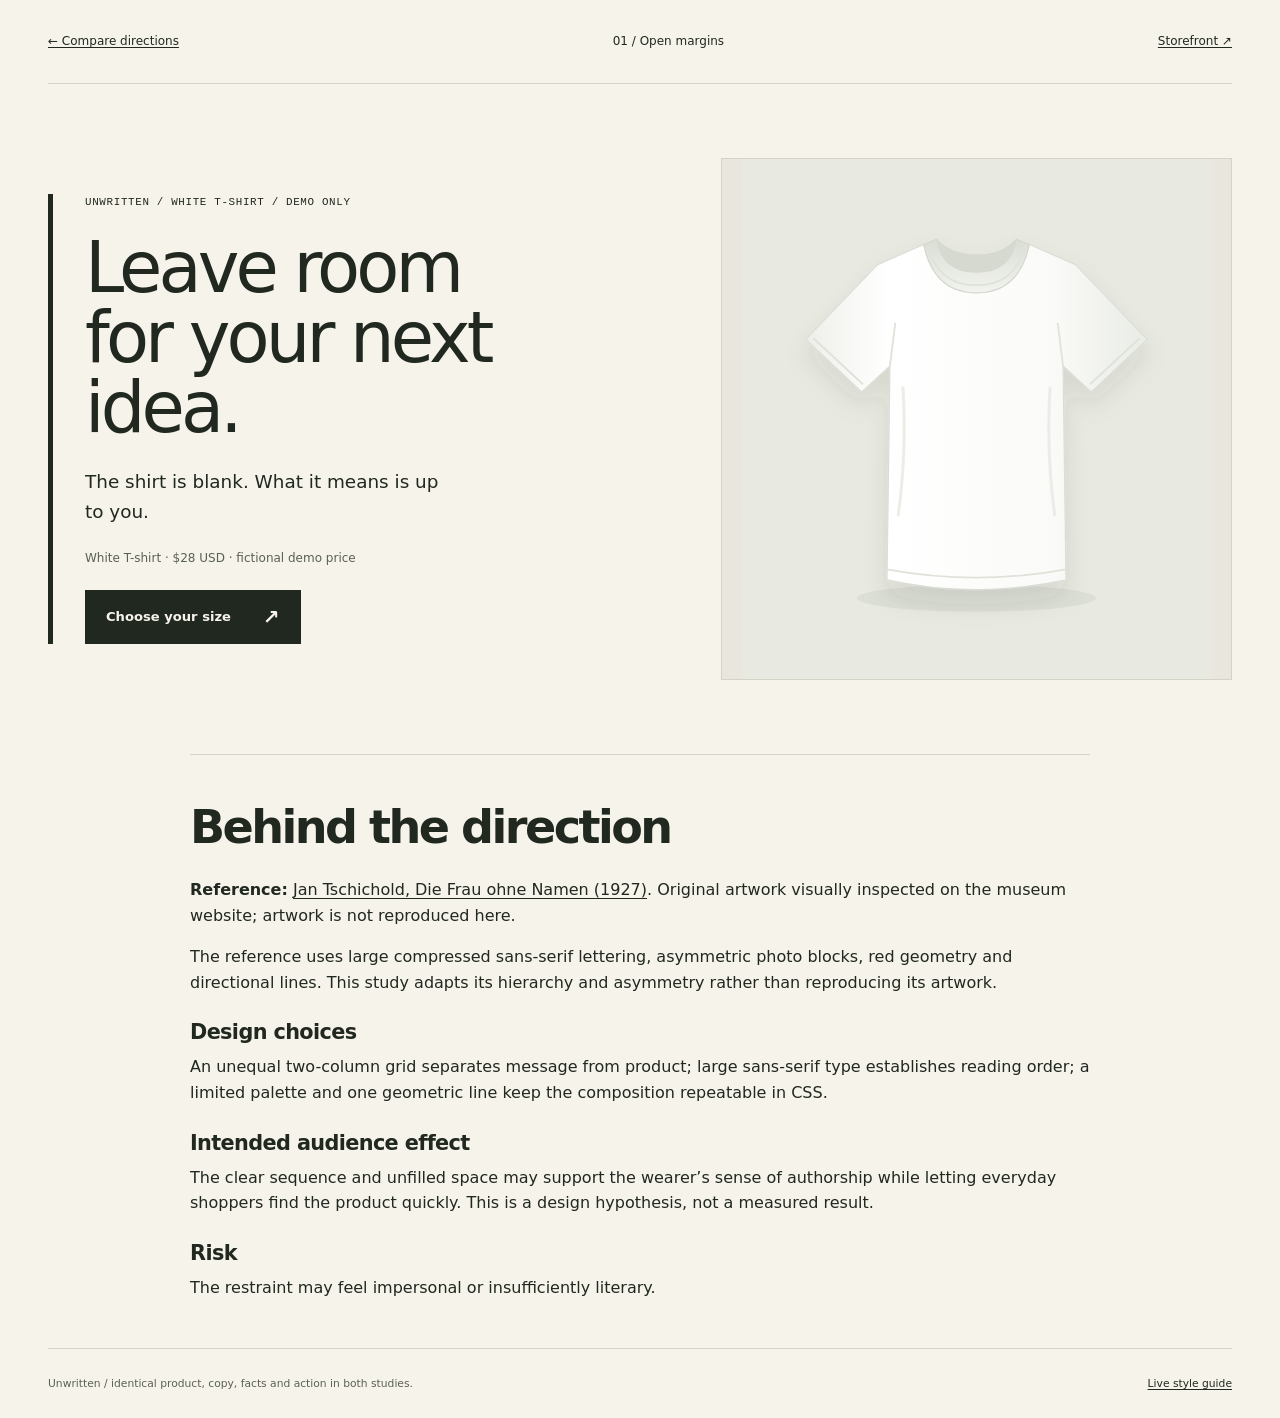
<file: public/explorations/modernist.html>
<!doctype html>
<html lang="en">
  <head>
    <meta charset="utf-8" />
    <meta name="viewport" content="width=device-width, initial-scale=1" />
    <title>Unwritten — 01 / Open margins</title>
    <link rel="icon" href="data:," />
    <link rel="stylesheet" href="../styles.css" />
    <link rel="stylesheet" href="explorations.css" />
  </head>
  <body class="study modernist">
    <a class="skip-link" href="#main">Skip to content</a>
    <header class="study-header wrap">
      <a href="index.html">← Compare directions</a><span>01 / Open margins</span
      ><a href="../index.html">Storefront ↗</a>
    </header>
    <main id="main">
      <section class="study-hero wrap" aria-label="Hero exploration">
        <div class="study-copy">
          <p class="eyebrow">Unwritten / white T-shirt / demo only</p>
          <h1>Leave room for your next idea.</h1>
          <p class="study-support">
            The shirt is blank. What it means is up to you.
          </p>
          <p class="study-facts">
            White T-shirt · $28 USD · fictional demo price
          </p>
          <a class="button button-primary" href="../index.html#product-form"
            >Choose your size <span aria-hidden="true">↗</span></a
          >
        </div>
        <div class="study-image">
          <img
            src="../assets/white-shirt.svg"
            alt="Plain white, unbranded short-sleeved T-shirt"
            width="800"
            height="880"
          /><span class="study-mark" aria-hidden="true">“</span>
        </div>
      </section>
      <section class="study-notes wrap" aria-labelledby="notes-title">
        <h2 id="notes-title">Behind the direction</h2>
        <p>
          <strong>Reference:</strong>
          <a href="https://www.moma.org/collection/works/5754"
            >Jan Tschichold, Die Frau ohne Namen (1927)</a
          >. Original artwork visually inspected on the museum website; artwork
          is not reproduced here.
        </p>
        <p>
          The reference uses large compressed sans-serif lettering, asymmetric
          photo blocks, red geometry and directional lines. This study adapts
          its hierarchy and asymmetry rather than reproducing its artwork.
        </p>
        <h3>Design choices</h3>
        <p>
          An unequal two-column grid separates message from product; large
          sans-serif type establishes reading order; a limited palette and one
          geometric line keep the composition repeatable in CSS.
        </p>
        <h3>Intended audience effect</h3>
        <p>
          The clear sequence and unfilled space may support the wearer’s sense
          of authorship while letting everyday shoppers find the product
          quickly. This is a design hypothesis, not a measured result.
        </p>
        <h3>Risk</h3>
        <p>The restraint may feel impersonal or insufficiently literary.</p>
      </section>
    </main>
    <footer class="site-footer wrap">
      <p>
        Unwritten / identical product, copy, facts and action in both studies.
      </p>
      <a href="../styleguide.html">Live style guide</a>
    </footer>
  </body>
</html>
</file>
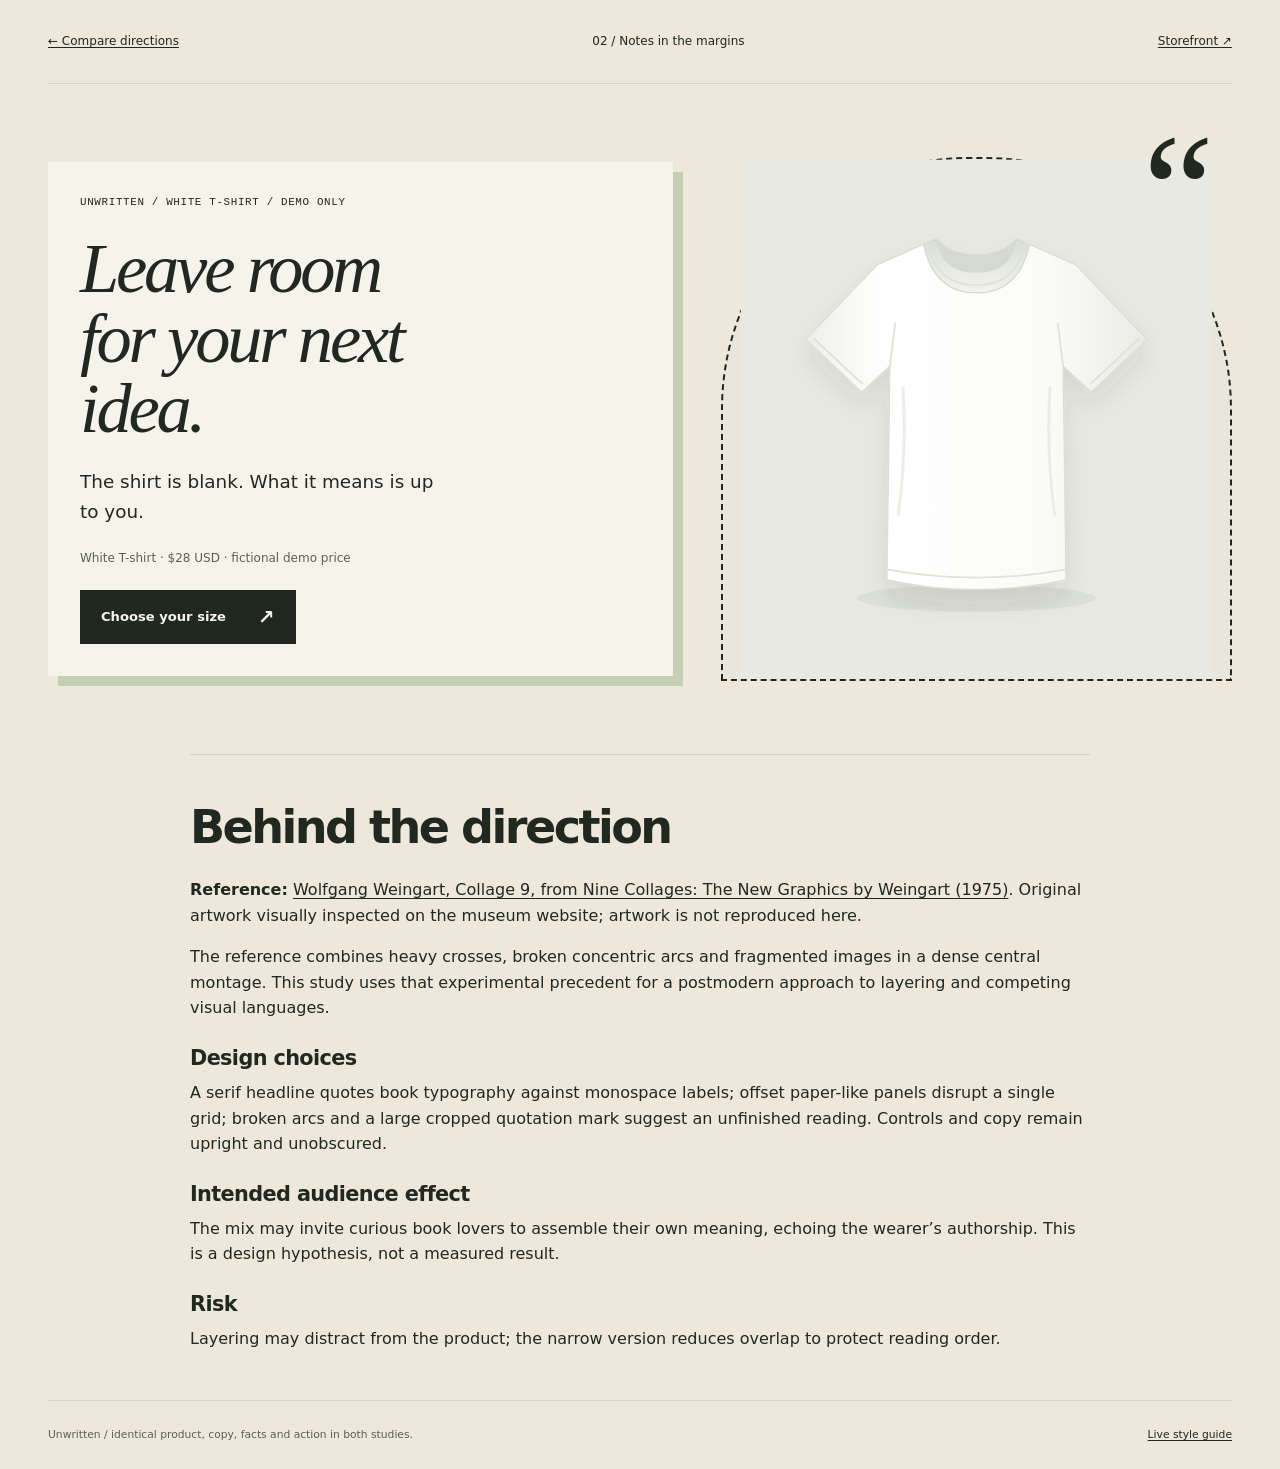
<file: public/explorations/postmodernist.html>
<!doctype html>
<html lang="en">
  <head>
    <meta charset="utf-8" />
    <meta name="viewport" content="width=device-width, initial-scale=1" />
    <title>Unwritten — 02 / Notes in the margins</title>
    <link rel="icon" href="data:," />
    <link rel="stylesheet" href="../styles.css" />
    <link rel="stylesheet" href="explorations.css" />
  </head>
  <body class="study postmodernist">
    <a class="skip-link" href="#main">Skip to content</a>
    <header class="study-header wrap">
      <a href="index.html">← Compare directions</a
      ><span>02 / Notes in the margins</span
      ><a href="../index.html">Storefront ↗</a>
    </header>
    <main id="main">
      <section class="study-hero wrap" aria-label="Hero exploration">
        <div class="study-copy">
          <p class="eyebrow">Unwritten / white T-shirt / demo only</p>
          <h1>Leave room for your next idea.</h1>
          <p class="study-support">
            The shirt is blank. What it means is up to you.
          </p>
          <p class="study-facts">
            White T-shirt · $28 USD · fictional demo price
          </p>
          <a class="button button-primary" href="../index.html#product-form"
            >Choose your size <span aria-hidden="true">↗</span></a
          >
        </div>
        <div class="study-image">
          <img
            src="../assets/white-shirt.svg"
            alt="Plain white, unbranded short-sleeved T-shirt"
            width="800"
            height="880"
          /><span class="study-mark" aria-hidden="true">“</span>
        </div>
      </section>
      <section class="study-notes wrap" aria-labelledby="notes-title">
        <h2 id="notes-title">Behind the direction</h2>
        <p>
          <strong>Reference:</strong>
          <a href="https://www.sfmoma.org/artwork/2014.753/"
            >Wolfgang Weingart, Collage 9, from Nine Collages: The New Graphics
            by Weingart (1975)</a
          >. Original artwork visually inspected on the museum website; artwork
          is not reproduced here.
        </p>
        <p>
          The reference combines heavy crosses, broken concentric arcs and
          fragmented images in a dense central montage. This study uses that
          experimental precedent for a postmodern approach to layering and
          competing visual languages.
        </p>
        <h3>Design choices</h3>
        <p>
          A serif headline quotes book typography against monospace labels;
          offset paper-like panels disrupt a single grid; broken arcs and a
          large cropped quotation mark suggest an unfinished reading. Controls
          and copy remain upright and unobscured.
        </p>
        <h3>Intended audience effect</h3>
        <p>
          The mix may invite curious book lovers to assemble their own meaning,
          echoing the wearer’s authorship. This is a design hypothesis, not a
          measured result.
        </p>
        <h3>Risk</h3>
        <p>
          Layering may distract from the product; the narrow version reduces
          overlap to protect reading order.
        </p>
      </section>
    </main>
    <footer class="site-footer wrap">
      <p>
        Unwritten / identical product, copy, facts and action in both studies.
      </p>
      <a href="../styleguide.html">Live style guide</a>
    </footer>
  </body>
</html>
</file>
<file: public/styles.css>
/* Unwritten: shared tokens for the storefront, studio and live identity board. */
:root {
  --color-paper: #f6f3eb;
  --color-ink: #202820;
  --color-muted: #596151;
  --color-line: #d2d4c7;
  --color-accent: #dce4c6;
  --color-soft: #e9e7dd;
  --color-white: #fff;
  --color-danger: #992e28;
  --font-body:
    system-ui, -apple-system, blinkmacsystemfont, "Segoe UI", sans-serif;
  --font-display:
    system-ui, -apple-system, blinkmacsystemfont, "Segoe UI", sans-serif;
  --font-mono: ui-monospace, sfmono-regular, consolas, monospace;
  --space-1: 0.5rem;
  --space-2: 1rem;
  --space-3: 1.5rem;
  --space-4: 2rem;
  --space-5: 3rem;
  --space-6: 4rem;
  --page-width: 1280px;
}

* {
  box-sizing: border-box;
}

html {
  scroll-behavior: smooth;
  scroll-padding-top: 1.5rem;
}

body {
  margin: 0;
  background: var(--color-paper);
  color: var(--color-ink);
  font-family: var(--font-body);
  line-height: 1.6;
  -webkit-font-smoothing: antialiased;
}

img,
svg {
  display: block;
  max-width: 100%;
}

button,
a,
input {
  -webkit-tap-highlight-color: transparent;
}

a {
  color: inherit;
  text-underline-offset: 0.2em;
  text-decoration-thickness: 1px;
}

a:hover {
  text-decoration-thickness: 2px;
}

button,
input {
  font: inherit;
}

button {
  cursor: pointer;
}

button:disabled {
  cursor: default;
}

:focus-visible {
  outline: 3px solid var(--color-ink);
  outline-offset: 5px;
}

[hidden] {
  display: none !important;
}

::selection {
  background: var(--color-accent);
  color: var(--color-ink);
}

h1,
h2,
h3,
p {
  margin: 0;
}

h1,
h2,
h3 {
  font-family: var(--font-display);
  font-weight: 550;
}

h1 {
  font-size: clamp(3.4rem, 6.25vw, 6.6rem);
  line-height: 0.99;
  letter-spacing: -0.055em;
  font-weight: 500;
}

h2 {
  font-size: clamp(2rem, 3.6vw, 3.75rem);
  line-height: 1.08;
  letter-spacing: -0.055em;
}

h3 {
  font-size: 1.3rem;
  line-height: 1.3;
  letter-spacing: -0.03em;
}

p + p {
  margin-top: var(--space-2);
}

.wrap {
  width: min(calc(100% - 6rem), var(--page-width));
  margin-inline: auto;
}

.muted {
  color: var(--color-muted);
}

.eyebrow,
.micro-label,
.visual-label,
.image-caption,
.section-number,
.type-label,
.token-name {
  font-family: var(--font-mono);
  font-size: 0.68rem;
  font-weight: 500;
  line-height: 1.5;
  letter-spacing: 0.06em;
  text-transform: uppercase;
}

.eyebrow {
  display: flex;
  align-items: center;
  gap: 0.55rem;
}

.status-dot {
  width: 7px;
  height: 7px;
  display: inline-block;
  background: var(--color-ink);
  border-radius: 50%;
}

.skip-link {
  position: fixed;
  top: 8px;
  left: 8px;
  z-index: 10;
  transform: translateY(-180%);
  padding: 0.75rem 1rem;
  background: var(--color-ink);
  color: var(--color-white);
}

.skip-link:focus {
  transform: translateY(0);
}

.starter-notice {
  display: flex;
  justify-content: space-between;
  align-items: center;
  gap: 1.5rem;
  padding: 0.8rem 3rem;
  background: var(--color-accent);
  font-size: 0.73rem;
  line-height: 1.5;
}

.starter-notice a {
  flex-shrink: 0;
  font-weight: 650;
}

.site-header {
  min-height: 106px;
  display: flex;
  align-items: center;
  gap: 3rem;
  border-bottom: 1px solid var(--color-line);
}

.brand-link {
  display: inline-block;
  flex-shrink: 0;
}

.wordmark {
  height: auto;
  width: 175px;
}

.main-nav {
  display: flex;
  justify-content: center;
  align-items: center;
  gap: 2rem;
  margin-inline: auto;
}

.nav-link,
.bag-link {
  text-decoration: none;
  font-size: 0.8rem;
}

.nav-link {
  padding-block: 0.5rem;
  border-bottom: 1px solid transparent;
}

.nav-link:hover,
.nav-link[aria-current="page"] {
  border-color: currentcolor;
}

.bag-link {
  display: flex;
  align-items: center;
  gap: 0.65rem;
  white-space: nowrap;
}

.bag-count {
  display: grid;
  place-items: center;
  min-width: 1.7rem;
  height: 1.7rem;
  border: 1px solid var(--color-ink);
  border-radius: 50%;
  font-size: 0.7rem;
}

.product-section {
  display: grid;
  padding-block: var(--space-5) 5rem;
  align-items: start;
  grid-template-columns: 1fr 1.05fr;
  gap: clamp(2rem, 5vw, 5rem);
}

.product-visual {
  position: relative;
  background: var(--color-soft);
  border: 1px solid var(--color-line);
  margin-top: 1rem;
}

.visual-label {
  position: absolute;
  z-index: 1;
  inset: 1.3rem 1.4rem auto;
  display: flex;
  justify-content: space-between;
  gap: 1rem;
  font-size: 0.6rem;
}

.shirt-image {
  width: 100%;
  height: auto;
  aspect-ratio: 800 / 880;
  object-fit: contain;
  max-height: 560px;
}

.image-caption {
  display: flex;
  align-items: center;
  justify-content: space-between;
  gap: 1rem;
  padding: 1.2rem 1.4rem;
  border-top: 1px solid var(--color-line);
  font-size: 0.59rem;
}

.image-caption > :last-child {
  font-family: var(--font-body);
  font-size: 1.5rem;
  line-height: 1;
}

.product-information {
  max-width: 530px;
  padding-block: 1rem;
}

.product-information h1 {
  margin-top: 1.6rem;
  font-size: clamp(3.2rem, 5.2vw, 5.2rem);
  max-width: 10ch;
}

.product-intro {
  font-size: 1.2rem;
  line-height: 1.5;
  margin-top: 1.8rem;
  letter-spacing: -0.025em;
}

.product-description {
  margin-top: 0.6rem;
  font-size: 0.88rem;
  max-width: 430px;
}

.price-row {
  display: flex;
  align-items: center;
  justify-content: space-between;
  gap: 1rem;
  margin-block: 2rem 1.5rem;
  padding-bottom: 1.2rem;
  border-bottom: 1px solid var(--color-line);
}

.price {
  font-size: 1.65rem;
  letter-spacing: -0.04em;
  font-weight: 600;
}

.price span {
  font-family: var(--font-mono);
  font-size: 0.65rem;
  font-weight: 400;
  letter-spacing: 0;
  margin-left: 0.25rem;
}

.price-row .micro-label {
  color: var(--color-muted);
  font-size: 0.6rem;
}

fieldset {
  padding: 0;
  margin: 0;
  border: 0;
  min-width: 0;
}

legend {
  padding: 0;
  font-size: 0.84rem;
  font-weight: 650;
}

.field-help {
  margin-top: 0.3rem;
  color: var(--color-muted);
  font-size: 0.74rem;
}

.size-options {
  display: grid;
  grid-template-columns: repeat(4, 1fr);
  gap: 0.6rem;
  margin-top: 1rem;
}

.size-option {
  position: relative;
  cursor: pointer;
}

.size-option input {
  position: absolute;
  opacity: 0;
  width: 100%;
  height: 100%;
  margin: 0;
  cursor: pointer;
}

.size-option span {
  display: grid;
  place-items: center;
  min-height: 3.2rem;
  border: 1px solid var(--color-line);
  background: var(--color-paper);
  font-size: 0.83rem;
  transition:
    background 150ms ease,
    border-color 150ms ease;
}

.size-option input:checked + span {
  background: var(--color-ink);
  border-color: var(--color-ink);
  color: var(--color-paper);
}

.size-option input:hover + span {
  border-color: var(--color-ink);
}

.size-option input:focus-visible + span {
  outline: 3px solid var(--color-ink);
  outline-offset: 4px;
}

.size-option input:focus-visible {
  outline: none;
}

.field-error {
  color: var(--color-danger);
  font-size: 0.8rem;
  margin-top: 0.9rem;
  font-weight: 550;
}

.button {
  display: inline-flex;
  align-items: center;
  justify-content: space-between;
  gap: 2rem;
  min-height: 3.4rem;
  border: 1px solid var(--color-ink);
  padding: 0.9rem 1.25rem;
  font-size: 0.82rem;
  font-weight: 550;
  line-height: 1.4;
  text-decoration: none;
  transition:
    background 150ms ease,
    color 150ms ease;
}

.button > span[aria-hidden] {
  font-size: 1.25rem;
  line-height: 1;
}

.button-primary {
  background: var(--color-ink);
  color: var(--color-paper);
}

.button-primary:hover {
  background: var(--color-accent);
  color: var(--color-ink);
}

.button-secondary {
  background: transparent;
  color: var(--color-ink);
}

.button-secondary:hover {
  background: var(--color-soft);
}

.add-button {
  width: 100%;
  margin-top: 1.4rem;
}

.demo-disclaimer {
  font-size: 0.68rem;
  line-height: 1.65;
  color: var(--color-muted);
  margin-top: 0.9rem;
  max-width: 420px;
}

.product-facts {
  margin-bottom: 0;
  margin-top: 1.8rem;
}

.product-facts div {
  display: flex;
  justify-content: space-between;
  gap: 1rem;
  padding-block: 0.62rem;
  border-top: 1px solid var(--color-line);
  font-size: 0.71rem;
}

.product-facts dt {
  color: var(--color-muted);
}

.product-facts dd {
  margin: 0;
  font-weight: 500;
  text-align: right;
}

.bag-section {
  display: grid;
  grid-template-columns: 1fr 1fr;
  gap: 3rem;
  border-top: 1px solid var(--color-line);
  padding-block: 3rem;
}

.bag-section h2 {
  margin-top: 0.6rem;
  font-size: clamp(2rem, 3vw, 3rem);
}

.bag-details {
  padding-top: 0.2rem;
  font-size: 0.85rem;
}

.bag-message {
  max-width: 500px;
}

.bag-items {
  list-style: none;
  margin: 1rem 0;
  padding: 0;
}

.bag-items:empty {
  margin: 0;
}

.bag-items li {
  padding-block: 0.55rem;
  border-bottom: 1px solid var(--color-line);
  font-size: 0.78rem;
}

.text-button {
  padding: 0.5rem 0;
  border: 0;
  background: transparent;
  color: var(--color-ink);
  font-size: 0.8rem;
  text-decoration: underline;
  text-underline-offset: 0.25rem;
}

.text-button:disabled {
  opacity: 0.5;
}

.bag-details .field-help {
  margin-top: 0.4rem;
  font-size: 0.69rem;
}

.starter-next {
  display: grid;
  grid-template-columns: 1fr 1fr;
  gap: 1.5rem 3rem;
  background: var(--color-accent);
  padding: 2.7rem 3rem 3rem;
  margin-block: 1rem 4rem;
}

.starter-next > .eyebrow {
  grid-column: 1 / -1;
}

.starter-next > div {
  max-width: 470px;
  font-size: 0.86rem;
}

.starter-next .button {
  margin-top: 1.6rem;
}

.site-footer {
  display: flex;
  align-items: center;
  justify-content: space-between;
  gap: 2rem;
  border-top: 1px solid var(--color-line);
  padding-block: 1.6rem;
  font-size: 0.67rem;
  color: var(--color-muted);
}

.footer-tagline {
  margin: 0;
}

.footer-separator {
  margin-inline: 0.6rem;
  color: var(--color-ink);
}

.site-footer a {
  color: var(--color-ink);
}

/* Shared editorial pages */
.page-hero {
  padding-block: 4.5rem 3.8rem;
  display: grid;
  grid-template-columns: 1.25fr 0.75fr;
  align-items: end;
  gap: 1.3rem 4rem;
}

.page-hero > .eyebrow {
  grid-column: 1 / -1;
}

.page-hero h1 {
  font-size: clamp(3.5rem, 6.8vw, 7.3rem);
}

.page-hero .hero-summary {
  max-width: 400px;
  font-size: 0.95rem;
  color: var(--color-muted);
  padding-bottom: 0.25rem;
}

.hero-summary strong {
  font-weight: 550;
  color: var(--color-ink);
}

.page-subnav {
  display: flex;
  flex-wrap: wrap;
  gap: 0.6rem 1.8rem;
  padding-block: 1rem;
  border-top: 1px solid var(--color-line);
  border-bottom: 1px solid var(--color-line);
  font-size: 0.76rem;
}

.section-link {
  text-decoration: none;
}

.section-link:hover {
  text-decoration: underline;
}

.guide-section {
  padding-block: 3rem;
  border-bottom: 1px solid var(--color-line);
  display: grid;
  grid-template-columns: 0.32fr 1fr;
  column-gap: 3rem;
}

.section-heading .section-number {
  color: var(--color-muted);
  display: block;
  margin-bottom: 0.8rem;
}

.section-heading h2 {
  font-size: clamp(1.7rem, 2.5vw, 2.65rem);
}

.section-heading p {
  font-size: 0.78rem;
  color: var(--color-muted);
  margin-top: 1rem;
  max-width: 210px;
}

.guide-content {
  min-width: 0;
}

.draft-label {
  display: inline-block;
  padding: 0.3rem 0.55rem;
  background: var(--color-accent);
  color: var(--color-ink);
  font-family: var(--font-mono);
  font-size: 0.6rem;
  line-height: 1.4;
  letter-spacing: 0.03em;
  text-transform: uppercase;
}

.decision-grid {
  display: grid;
  grid-template-columns: repeat(3, 1fr);
  gap: 1.5rem;
  margin-top: 1.6rem;
}

.decision-grid > div {
  border-top: 1px solid var(--color-line);
  padding-top: 0.8rem;
}

.decision-grid h3 {
  font-size: 0.85rem;
  font-weight: 650;
  letter-spacing: 0;
}

.decision-grid p {
  font-size: 0.8rem;
  color: var(--color-muted);
  margin-top: 0.5rem;
}

.decision-grid .undecided {
  font-size: 1.5rem;
  font-weight: 450;
  color: var(--color-ink);
  letter-spacing: -0.04em;
}

.logo-board {
  min-height: 230px;
  display: grid;
  place-items: center;
  padding: 3rem;
  background: var(--color-white);
  border: 1px solid var(--color-line);
}

.logo-board img {
  width: min(100%, 380px);
}

.logo-variants {
  display: grid;
  grid-template-columns: 1fr 1fr;
  border: 1px solid var(--color-line);
  border-top: 0;
}

.logo-variant {
  min-height: 140px;
  padding: 1.5rem;
  display: flex;
  flex-direction: column;
  justify-content: space-between;
  gap: 1.5rem;
}

.logo-variant + .logo-variant {
  border-left: 1px solid var(--color-line);
}

.logo-small {
  height: auto;
  width: 175px;
}

.logo-mono {
  width: 190px;
  height: auto;
}

.logo-variant p,
.guide-note {
  font-size: 0.73rem;
  color: var(--color-muted);
}

.guide-note {
  margin-top: 1rem;
  max-width: 680px;
}

.palette-grid {
  display: grid;
  grid-template-columns: repeat(5, 1fr);
  gap: 0.65rem;
}

.color-swatch {
  height: 120px;
  border: 1px solid var(--color-line);
  background: var(--swatch-color);
}

.palette-card h3 {
  font-size: 0.76rem;
  letter-spacing: 0;
  font-weight: 650;
  margin-top: 0.65rem;
}

.palette-card code {
  font-family: var(--font-mono);
  font-size: 0.65rem;
  color: var(--color-muted);
  display: block;
  margin-top: 0.15rem;
}

.palette-card p {
  font-size: 0.66rem;
  color: var(--color-muted);
  margin-top: 0.4rem;
  line-height: 1.5;
}

.type-specimen {
  border-top: 1px solid var(--color-line);
  padding-block: 1.3rem;
}

.type-specimen:first-child {
  border-top: 0;
  padding-top: 0;
}

.type-label {
  display: block;
  margin-bottom: 1rem;
  color: var(--color-muted);
  font-size: 0.6rem;
}

.type-display {
  font-family: var(--font-display);
  font-size: clamp(2.5rem, 4.5vw, 5rem);
  line-height: 1;
  max-width: 700px;
  letter-spacing: -0.055em;
  font-weight: 500;
}

.type-body {
  font-family: var(--font-body);
  font-size: 1rem;
  max-width: 570px;
}

.type-mono {
  font-family: var(--font-mono);
  text-transform: uppercase;
  font-size: 0.7rem;
  letter-spacing: 0.06em;
}

.spacing-grid {
  display: flex;
  flex-wrap: wrap;
  align-items: start;
  gap: 2rem;
}

.spacing-token {
  min-width: 52px;
}

.spacing-bar {
  width: var(--token-size);
  height: 40px;
  background: var(--color-ink);
  margin-bottom: 0.9rem;
}

.token-name {
  display: block;
  font-size: 0.6rem;
}

.spacing-token code {
  font-family: var(--font-mono);
  color: var(--color-muted);
  font-size: 0.65rem;
}

.button-samples {
  display: flex;
  flex-wrap: wrap;
  gap: 1rem;
}

.button-samples .button {
  min-width: 185px;
}

.voice-grid {
  display: grid;
  grid-template-columns: 1fr 1fr;
  gap: 2rem;
}

.voice-grid h3 {
  font-size: 0.95rem;
  font-weight: 600;
  margin-bottom: 0.65rem;
}

.voice-grid p {
  font-size: 0.84rem;
  color: var(--color-muted);
}

.voice-example {
  font-size: 1.7rem !important;
  color: var(--color-ink) !important;
  letter-spacing: -0.035em;
  line-height: 1.3;
}

.guide-footer-note {
  display: flex;
  gap: 2rem;
  align-items: center;
  justify-content: space-between;
  background: var(--color-soft);
  padding: 1.5rem 2rem;
  margin-block: 2rem 4rem;
}

.guide-footer-note p {
  font-size: 0.83rem;
  max-width: 680px;
}

.guide-footer-note a {
  font-size: 0.8rem;
  white-space: nowrap;
}

@media (width >= 1600px) {
  .product-section {
    gap: 8rem;
  }
}

@media (width <= 1100px) {
  .wrap {
    width: calc(100% - 4rem);
  }

  .starter-notice {
    padding-inline: 2rem;
  }

  .site-header {
    gap: 1.7rem;
  }

  .main-nav {
    gap: 1.25rem;
  }

  .product-section {
    gap: 3rem;
    align-items: start;
  }

  .product-information h1 {
    font-size: clamp(3.4rem, 7vw, 5rem);
  }

  .product-information {
    padding-top: 0.5rem;
  }

  .product-intro {
    margin-top: 1.4rem;
  }

  .price-row {
    margin-top: 1.5rem;
  }

  .page-hero {
    column-gap: 2rem;
  }

  .guide-section {
    grid-template-columns: 0.35fr 1fr;
    gap: 2rem;
  }

  .palette-grid {
    grid-template-columns: repeat(3, 1fr);
    row-gap: 1.6rem;
  }
}

@media (width <= 760px) {
  .wrap {
    width: calc(100% - 2.5rem);
  }

  .starter-notice {
    padding: 0.75rem 1.25rem;
    font-size: 0.67rem;
    gap: 1rem;
  }

  .starter-notice > span {
    max-width: 480px;
  }

  .starter-notice a {
    font-size: 0.65rem;
  }

  .site-header {
    min-height: 108px;
    display: grid;
    grid-template-columns: 1fr auto;
    gap: 0.5rem 1rem;
    padding-block: 1.2rem 1rem;
  }

  .wordmark {
    width: 130px;
  }

  .main-nav {
    grid-row: 2;
    grid-column: 1 / -1;
    margin: 0;
    justify-content: flex-start;
    gap: 1.5rem;
  }

  .nav-link,
  .bag-link {
    font-size: 0.73rem;
  }

  .bag-link {
    grid-column: 2;
    grid-row: 1;
  }

  .bag-count {
    min-width: 1.5rem;
    height: 1.5rem;
  }

  .product-section {
    grid-template-columns: 1fr;
    gap: 2rem;
    padding-block: 1.5rem 3rem;
  }

  .product-visual {
    max-width: 600px;
    width: 100%;
    margin-inline: auto;
  }

  .shirt-image {
    max-height: 530px;
  }

  .product-information {
    max-width: none;
    padding: 0;
  }

  .product-information h1 {
    font-size: clamp(4.2rem, 13vw, 7rem);
    margin-top: 1rem;
  }

  .product-intro {
    font-size: 1.1rem;
    margin-top: 1.4rem;
  }

  .product-description {
    max-width: 580px;
  }

  .product-facts {
    margin-top: 1.5rem;
  }

  .bag-section {
    grid-template-columns: 1fr;
    gap: 1.3rem;
    padding-block: 2rem;
  }

  .bag-section h2 {
    margin-top: 0.6rem;
  }

  .starter-next {
    grid-template-columns: 1fr;
    padding: 1.8rem;
    gap: 1.3rem;
    margin-block: 1rem 3rem;
  }

  .starter-next > div {
    max-width: none;
  }

  .site-footer {
    flex-wrap: wrap;
    gap: 0.7rem 2rem;
    padding-block: 1.5rem;
  }

  .footer-tagline {
    display: none;
  }

  .page-hero {
    padding-block: 2.5rem;
    grid-template-columns: 1fr;
    row-gap: 1.4rem;
  }

  .page-hero h1 {
    font-size: clamp(3.7rem, 11vw, 6rem);
  }

  .page-hero .hero-summary {
    max-width: 570px;
    font-size: 0.9rem;
  }

  .page-subnav {
    gap: 0.6rem 1.2rem;
    font-size: 0.72rem;
  }

  .guide-section {
    grid-template-columns: 1fr;
    gap: 1.8rem;
    padding-block: 2.3rem;
  }

  .section-heading {
    display: grid;
    grid-template-columns: 1fr 1fr;
    column-gap: 2rem;
  }

  .section-heading .section-number {
    grid-column: 1 / -1;
    margin-bottom: 0.5rem;
  }

  .section-heading p {
    max-width: none;
    margin: 0;
    font-size: 0.73rem;
  }

  .decision-grid {
    gap: 1rem;
  }

  .decision-grid .undecided {
    font-size: 1.3rem;
  }

  .decision-grid p {
    font-size: 0.73rem;
  }

  .palette-grid {
    grid-template-columns: repeat(5, 1fr);
  }

  .color-swatch {
    height: 85px;
  }

  .palette-card p {
    font-size: 0.62rem;
  }

  .palette-card code {
    font-size: 0.57rem;
  }

  .guide-footer-note {
    flex-direction: column;
    align-items: start;
    gap: 1rem;
    margin-block: 1.5rem 3rem;
    padding: 1.5rem;
  }
}

@media (width <= 420px) {
  .starter-notice {
    align-items: start;
    flex-direction: column;
    gap: 0.35rem;
  }

  .visual-label {
    inset: 1rem 1rem auto;
    font-size: 0.53rem;
  }

  .image-caption {
    font-size: 0.53rem;
    padding: 1rem;
  }

  .price-row .micro-label {
    font-size: 0.54rem;
  }

  .section-heading {
    grid-template-columns: 1fr;
    gap: 0.6rem;
  }

  .section-heading .section-number {
    margin: 0;
  }

  .decision-grid {
    grid-template-columns: 1fr;
    gap: 1.2rem;
  }

  .decision-grid > div {
    display: grid;
    grid-template-columns: 0.5fr 1fr;
    gap: 0.4rem 1rem;
  }

  .decision-grid p {
    margin-top: 0;
  }

  .decision-grid p:last-child {
    grid-column: 2;
  }

  .palette-grid {
    grid-template-columns: repeat(3, 1fr);
  }

  .color-swatch {
    height: 90px;
  }

  .logo-board {
    min-height: 190px;
    padding: 2rem;
  }

  .logo-variants {
    grid-template-columns: 1fr;
  }

  .logo-variant {
    min-height: 125px;
  }

  .logo-variant + .logo-variant {
    border-left: 0;
    border-top: 1px solid var(--color-line);
  }

  .voice-grid {
    grid-template-columns: 1fr;
    gap: 1.5rem;
  }
}

@media (prefers-reduced-motion: reduce) {
  html {
    scroll-behavior: auto;
  }

  *,
  *::before,
  *::after {
    transition: none !important;
    animation: none !important;
  }
}

/* Unwritten identity: asymmetric reading space and an open-ended line. */
.product-visual::after {
  content: "";
  display: block;
  width: 22%;
  height: 4px;
  background: var(--color-ink);
  position: absolute;
  bottom: -5px;
  left: 0;
}

.product-information .eyebrow {
  font-size: 0.59rem;
}

.reader-notes {
  display: grid;
  grid-template-columns: 1fr 1fr;
  gap: 3rem;
  border-top: 1px solid var(--color-line);
  padding-block: 4rem;
}

.reader-notes h2 {
  margin-top: 1rem;
}

.prompt-card {
  padding: 2rem;
  background: var(--color-accent);
  border-top: 3px solid var(--color-ink);
}

.prompt-card h3 {
  margin-block: 1rem;
  font-size: 1.7rem;
}

.reader-welcome {
  grid-column: 1 / -1;
  max-width: 650px;
  padding-block: 1rem;
}

.reader-welcome h3 {
  margin-block: 1rem;
  font-size: 1.8rem;
}

.reader-welcome a {
  display: inline-block;
  margin-top: 1rem;
}

@media (width <= 760px) {
  .wordmark,
  .logo-small {
    width: 150px;
  }

  .product-section,
  .reader-notes {
    grid-template-columns: 1fr;
  }

  .product-information h1 {
    font-size: clamp(3.1rem, 12vw, 5rem);
  }

  .product-visual {
    margin-top: 0;
  }

  .reader-notes {
    gap: 2rem;
    padding-block: 2.5rem;
  }

  .product-information {
    grid-row: 1;
  }

  .product-facts dd {
    max-width: 58%;
  }
}
</file>
<file: public/explorations/explorations.css>
/* Explorations are isolated from the storefront and from each other. */
.study-header {
  display: flex;
  justify-content: space-between;
  gap: 1rem;
  padding-block: 2rem;
  font-size: 0.75rem;
  border-bottom: 1px solid var(--color-line);
}

.study-hero {
  display: grid;
  grid-template-columns: 1.1fr 0.9fr;
  align-items: center;
  gap: 3rem;
  padding-block: 3rem;
  min-height: 670px;
}

.study-copy {
  position: relative;
  z-index: 1;
}

.study h1 {
  font-size: clamp(3rem, 5.5vw, 5.5rem);
  max-width: 10ch;
  margin-block: 1.5rem;
}

.study-support {
  font-size: 1.15rem;
  max-width: 32ch;
}

.study-facts {
  font-size: 0.75rem;
  color: var(--color-muted);
  margin-block: 1.4rem;
}

.study-image {
  position: relative;
  background: var(--color-soft);
  border: 1px solid var(--color-line);
}

.study-image img {
  width: 100%;
  height: auto;
  max-height: 520px;
  object-fit: contain;
}

.study-mark {
  display: none;
}

.study-notes {
  padding-block: 3rem;
  border-top: 1px solid var(--color-line);
  max-width: 900px;
}

.study-notes h2 {
  margin-bottom: 1.5rem;
}

.study-notes h3 {
  margin-block: 1.5rem 0.5rem;
}

.modernist .study-copy {
  border-left: 5px solid var(--color-ink);
  padding-left: 2rem;
}

.postmodernist {
  background: #eee7db;
}

.postmodernist .study-copy {
  padding: 2rem;
  background: var(--color-paper);
  box-shadow: 10px 10px 0 #c5cfb4;
}

.postmodernist h1 {
  font-family: Georgia, "Times New Roman", serif;
  font-style: italic;
  letter-spacing: -0.045em;
}

.postmodernist .study-image {
  border-radius: 48% 48% 0 0;
  border: 2px dashed var(--color-ink);
}

.postmodernist .study-mark {
  display: block;
  position: absolute;
  top: -3rem;
  right: 1rem;
  font:
    10rem Georgia,
    serif;
  line-height: 1;
}

.study-index {
  padding-block: 3rem;
}

.study-index h1 {
  max-width: 14ch;
}

.study-index p {
  max-width: 700px;
  margin-block: 1.5rem;
}

.study-links {
  display: flex;
  flex-wrap: wrap;
  gap: 1rem;
}

@media (width <= 760px) {
  .study-hero {
    grid-template-columns: 1fr;
    min-height: auto;
    gap: 2rem;
    padding-block: 2rem;
  }

  .study h1 {
    font-size: clamp(2.6rem, 11vw, 4rem);
  }

  .study-header {
    flex-wrap: wrap;
  }

  .study-image img {
    max-height: 400px;
  }

  .postmodernist .study-copy {
    padding: 1.3rem;
    box-shadow: 5px 5px 0 #c5cfb4;
  }

  .postmodernist .study-mark {
    top: 0;
    font-size: 6rem;
  }

  .modernist .study-copy {
    padding-left: 1.2rem;
  }
}
</file>
<file: public/studio.css>
/* Assignment overview: the README remains the setup authority. */
.studio-hero {
  padding-bottom: 3rem;
}

.studio-hero h1 {
  font-size: clamp(4rem, 8.4vw, 9rem);
}

.studio-hero .hero-summary {
  padding-bottom: 0.4rem;
}

.studio-hero .button {
  margin-top: 1.8rem;
}

.studio-ribbon {
  display: grid;
  grid-template-columns: 1fr auto;
  align-items: center;
  gap: 1.5rem;
  background: var(--color-accent);
  padding: 1.6rem 2rem;
}

.cycle {
  font-size: clamp(1.15rem, 2vw, 1.8rem);
  font-weight: 550;
  letter-spacing: -0.04em;
  line-height: 1.5;
}

.cycle span {
  font-weight: 350;
  margin-inline: 0.3rem;
}

.studio-ribbon .micro-label {
  max-width: 205px;
  text-align: right;
  font-size: 0.6rem;
}

.studio-intro {
  display: grid;
  grid-template-columns: 1fr 1fr;
  gap: 4rem;
  padding-block: 4rem;
  border-bottom: 1px solid var(--color-line);
}

.studio-intro h2 {
  margin-top: 0.9rem;
}

.studio-intro p {
  font-size: 0.9rem;
  color: var(--color-muted);
  max-width: 540px;
}

.studio-intro .lead {
  font-size: 1.15rem;
  color: var(--color-ink);
  line-height: 1.55;
  letter-spacing: -0.025em;
}

.path-section {
  padding-block: 4rem;
}

.path-intro {
  display: flex;
  justify-content: space-between;
  gap: 2rem;
  align-items: end;
  margin-bottom: 2rem;
}

.path-intro h2 {
  margin-top: 0.8rem;
}

.path-intro > p {
  font-size: 0.85rem;
  color: var(--color-muted);
  max-width: 340px;
}

.studio-path {
  margin: 0;
  padding: 0;
  list-style: none;
  display: grid;
  grid-template-columns: repeat(3, 1fr);
  border-top: 1px solid var(--color-line);
  border-left: 1px solid var(--color-line);
}

.studio-path > li {
  min-height: 280px;
  border-right: 1px solid var(--color-line);
  border-bottom: 1px solid var(--color-line);
  padding: 1.7rem;
  display: flex;
  flex-direction: column;
}

.stage-number {
  font-family: var(--font-mono);
  font-size: 0.7rem;
  color: var(--color-muted);
  margin-bottom: 2rem;
}

.studio-path h3 {
  font-size: 1.5rem;
  margin-bottom: 0.75rem;
}

.studio-path p {
  font-size: 0.8rem;
  color: var(--color-muted);
}

.studio-path .stage-output {
  font-size: 0.64rem;
  text-transform: uppercase;
  font-family: var(--font-mono);
  letter-spacing: 0.025em;
  margin-top: auto;
  padding-top: 1.5rem;
  color: var(--color-ink);
}

.comparison-section {
  display: grid;
  grid-template-columns: 0.6fr 1fr;
  gap: 4rem;
  padding-block: 3rem 4rem;
  border-top: 1px solid var(--color-line);
}

.comparison-section h2 {
  font-size: clamp(2rem, 3vw, 3rem);
  margin-top: 0.75rem;
}

.comparison-description {
  color: var(--color-muted);
  font-size: 0.82rem;
  margin-top: 1rem;
  max-width: 350px;
}

.comparison-grid {
  display: grid;
  grid-template-columns: 1fr 1fr;
  gap: 1rem;
}

.direction-card {
  border: 1px solid var(--color-line);
  padding: 1rem;
}

.direction-sketch {
  height: 160px;
  margin-bottom: 1.2rem;
  background: var(--color-white);
  overflow: hidden;
  position: relative;
}

.modern-sketch {
  display: grid;
  grid-template-columns: repeat(3, 1fr);
  gap: 0.5rem;
  padding: 1.2rem;
}

.modern-sketch::before {
  content: "Aa";
  font-size: 3.8rem;
  font-weight: 650;
  line-height: 1;
  letter-spacing: -0.08em;
  grid-column: 1 / -1;
}

.modern-sketch i {
  display: block;
  background: var(--color-ink);
  height: 0.4rem;
}

.postmodern-sketch::before {
  content: "Aa";
  position: absolute;
  font-family: Georgia, serif;
  font-style: italic;
  font-size: 5rem;
  transform: rotate(-14deg);
  inset: 0 0 auto 1rem;
  z-index: 1;
}

.postmodern-sketch::after {
  content: "TYPE";
  position: absolute;
  right: -3px;
  bottom: 16px;
  font-weight: 800;
  font-size: 2.5rem;
  letter-spacing: -0.075em;
  transform: rotate(9deg);
  text-decoration: underline;
  text-decoration-color: var(--color-accent);
  text-decoration-thickness: 16px;
  text-underline-offset: -8px;
}

.postmodern-sketch i {
  position: absolute;
  display: block;
  width: 100px;
  height: 100px;
  right: 15px;
  top: 10px;
  background: var(--color-accent);
  border-radius: 50%;
}

.modern-sketch i:last-child {
  background: var(--color-accent);
}

.direction-card h3 {
  font-size: 1rem;
  margin-bottom: 0.5rem;
}

.direction-card p {
  font-size: 0.75rem;
  color: var(--color-muted);
}

.comparison-caption {
  grid-column: 1 / -1;
  color: var(--color-muted);
  font-size: 0.68rem;
}

.example-section {
  padding: 2.5rem 3rem;
  background: var(--color-soft);
  display: grid;
  grid-template-columns: 0.6fr 1fr;
  gap: 3rem;
  margin-bottom: 4rem;
}

.example-section h2 {
  font-size: 2.3rem;
  margin-top: 0.8rem;
}

.example-chain {
  display: grid;
  grid-template-columns: 1fr;
  gap: 1.2rem;
}

.example-step {
  display: grid;
  grid-template-columns: 100px 1fr;
  gap: 1rem;
  padding-bottom: 1rem;
  border-bottom: 1px solid var(--color-line);
}

.example-step:last-child {
  padding-bottom: 0;
  border-bottom: 0;
}

.example-step .micro-label {
  font-size: 0.6rem;
  padding-top: 0.25rem;
}

.example-step p {
  font-size: 0.84rem;
}

.coach-section {
  display: grid;
  grid-template-columns: 1fr 1fr;
  gap: 4rem;
  border-top: 1px solid var(--color-line);
  padding-block: 3rem;
}

.coach-section h2 {
  margin-top: 0.8rem;
}

.coach-section p {
  font-size: 0.85rem;
  color: var(--color-muted);
  margin-top: 1rem;
  max-width: 470px;
}

.coach-quote {
  background: var(--color-white);
  border: 1px solid var(--color-line);
  margin: 0;
  padding: 2rem;
}

.coach-quote .micro-label {
  font-size: 0.6rem;
}

.coach-quote p {
  color: var(--color-ink);
  font-size: 1.3rem;
  line-height: 1.5;
  letter-spacing: -0.03em;
}

.coach-quote footer {
  font-family: var(--font-mono);
  font-size: 0.6rem;
  text-transform: uppercase;
  color: var(--color-muted);
  margin-top: 1.5rem;
}

.resource-section {
  border-top: 1px solid var(--color-line);
  padding-block: 3rem 4rem;
}

.resource-section h2 {
  margin-top: 0.8rem;
}

.resource-grid {
  display: grid;
  grid-template-columns: repeat(4, 1fr);
  gap: 1rem;
  margin-top: 2rem;
}

.resource-card {
  display: block;
  border: 1px solid var(--color-line);
  padding: 1.4rem;
  text-decoration: none;
}

.resource-card:hover {
  background: var(--color-soft);
}

.resource-card span {
  display: block;
  margin-bottom: 1rem;
  font-size: 0.66rem;
  font-family: var(--font-mono);
}

.resource-card h3 {
  font-size: 1rem;
}

.resource-card p {
  font-size: 0.74rem;
  color: var(--color-muted);
  margin-top: 0.6rem;
}

@media (width <= 1100px) {
  .studio-path > li {
    padding: 1.4rem;
  }

  .comparison-section {
    grid-template-columns: 0.65fr 1fr;
    gap: 2rem;
  }

  .example-section {
    gap: 2rem;
    padding: 2rem;
  }
}

@media (width <= 760px) {
  .studio-hero h1 {
    font-size: clamp(4rem, 13vw, 7rem);
  }

  .studio-hero .button {
    margin-top: 1.3rem;
  }

  .studio-ribbon {
    padding: 1.5rem;
    grid-template-columns: 1fr;
    gap: 0.7rem;
  }

  .studio-ribbon .micro-label {
    text-align: left;
    max-width: none;
  }

  .cycle span {
    margin-inline: 0.1rem;
  }

  .studio-intro {
    grid-template-columns: 1fr;
    gap: 1.7rem;
    padding-block: 2.5rem;
  }

  .studio-intro p {
    max-width: none;
  }

  .path-section {
    padding-block: 2.5rem;
  }

  .path-intro {
    align-items: start;
    flex-direction: column;
    gap: 1.2rem;
  }

  .path-intro > p {
    max-width: 540px;
  }

  .studio-path {
    grid-template-columns: repeat(2, 1fr);
  }

  .studio-path > li {
    min-height: 270px;
  }

  .studio-path h3 {
    font-size: 1.3rem;
  }

  .stage-number {
    margin-bottom: 1.5rem;
  }

  .comparison-section {
    grid-template-columns: 1fr;
    gap: 1.5rem;
    padding-block: 2.5rem;
  }

  .comparison-description {
    max-width: 540px;
  }

  .example-section {
    grid-template-columns: 1fr;
    gap: 2rem;
    padding: 1.6rem;
    margin-bottom: 2.5rem;
  }

  .coach-section {
    grid-template-columns: 1fr;
    gap: 1.7rem;
    padding-block: 2.5rem;
  }

  .coach-section p {
    max-width: none;
  }

  .coach-quote {
    padding: 1.6rem;
  }

  .resource-section {
    padding-block: 2.5rem 3rem;
  }

  .resource-grid {
    grid-template-columns: repeat(2, 1fr);
  }
}

@media (width <= 420px) {
  .studio-path {
    grid-template-columns: 1fr;
  }

  .studio-path > li {
    min-height: 235px;
  }

  .example-step {
    grid-template-columns: 1fr;
    gap: 0.4rem;
  }

  .resource-grid {
    gap: 0.7rem;
  }

  .resource-card {
    padding: 1rem;
  }

  .comparison-grid {
    gap: 0.7rem;
  }

  .direction-card {
    padding: 0.75rem;
  }

  .direction-sketch {
    height: 135px;
  }
}
</file>
